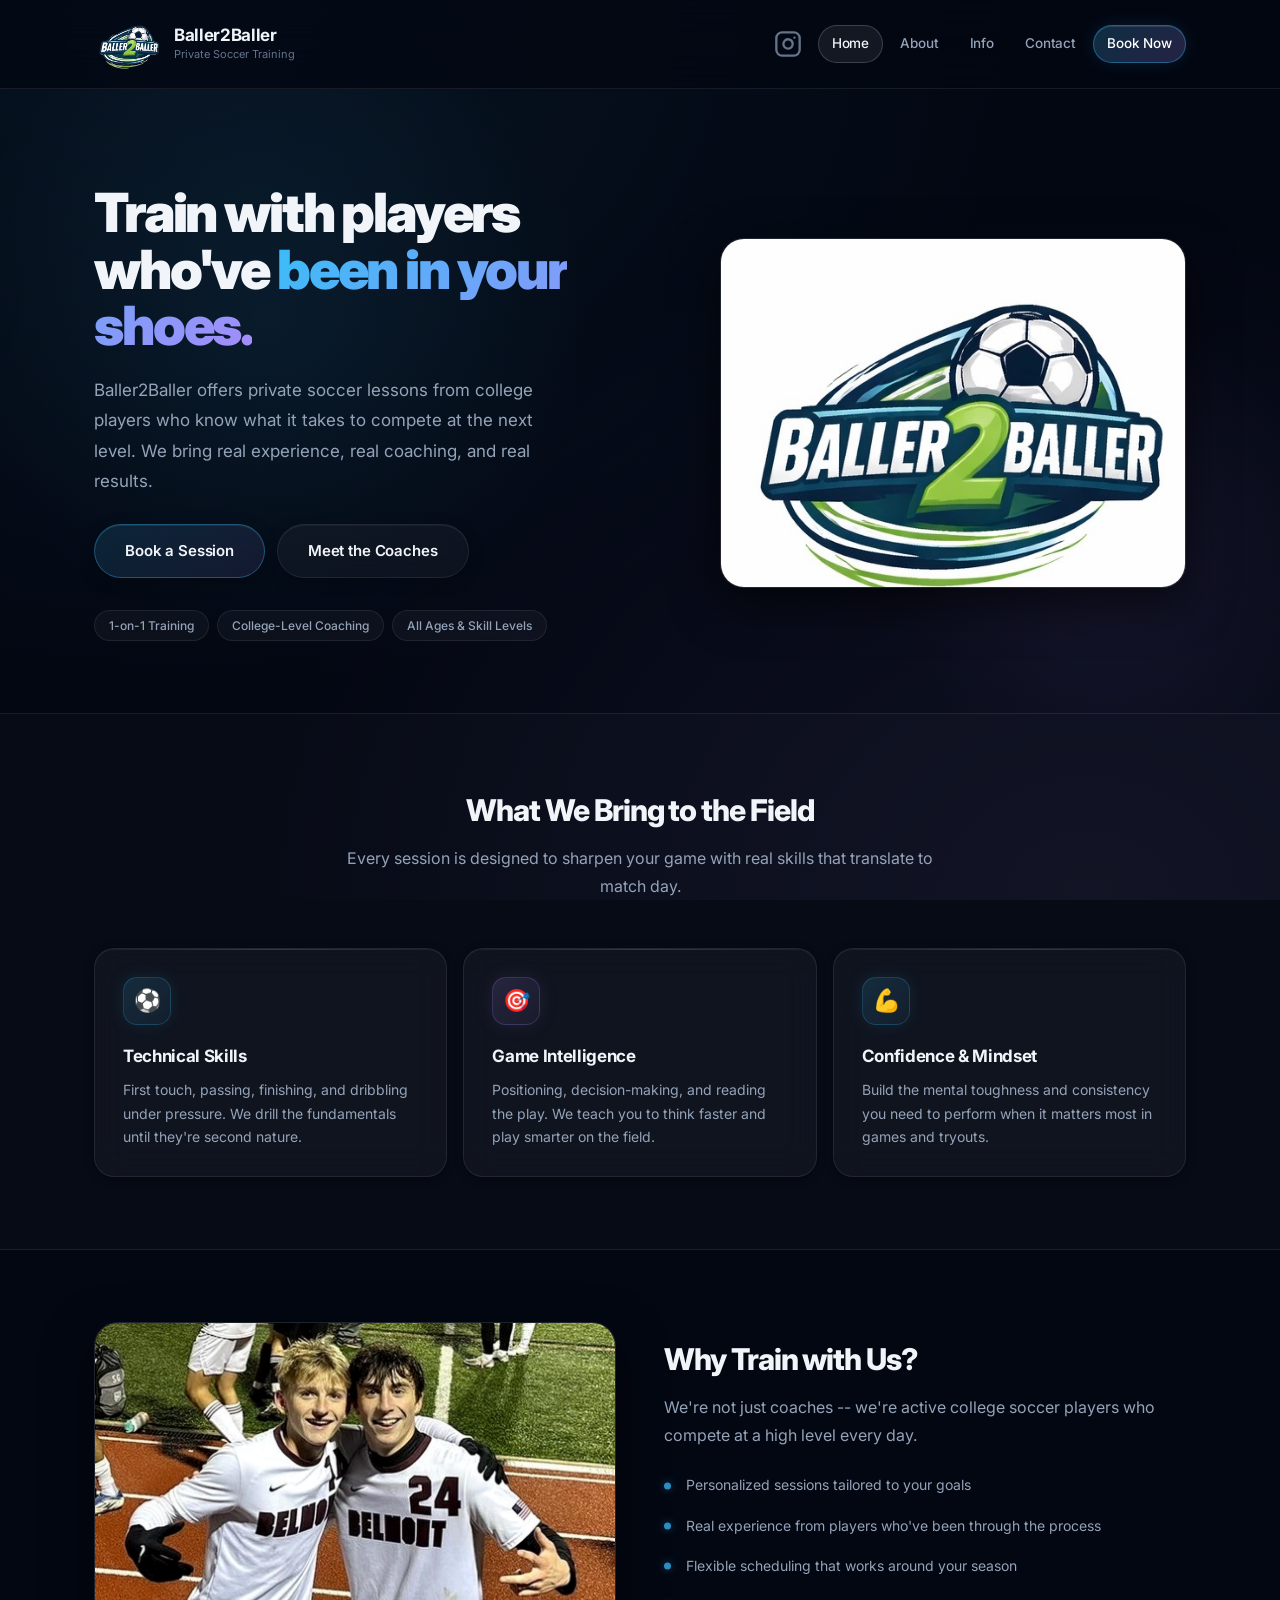
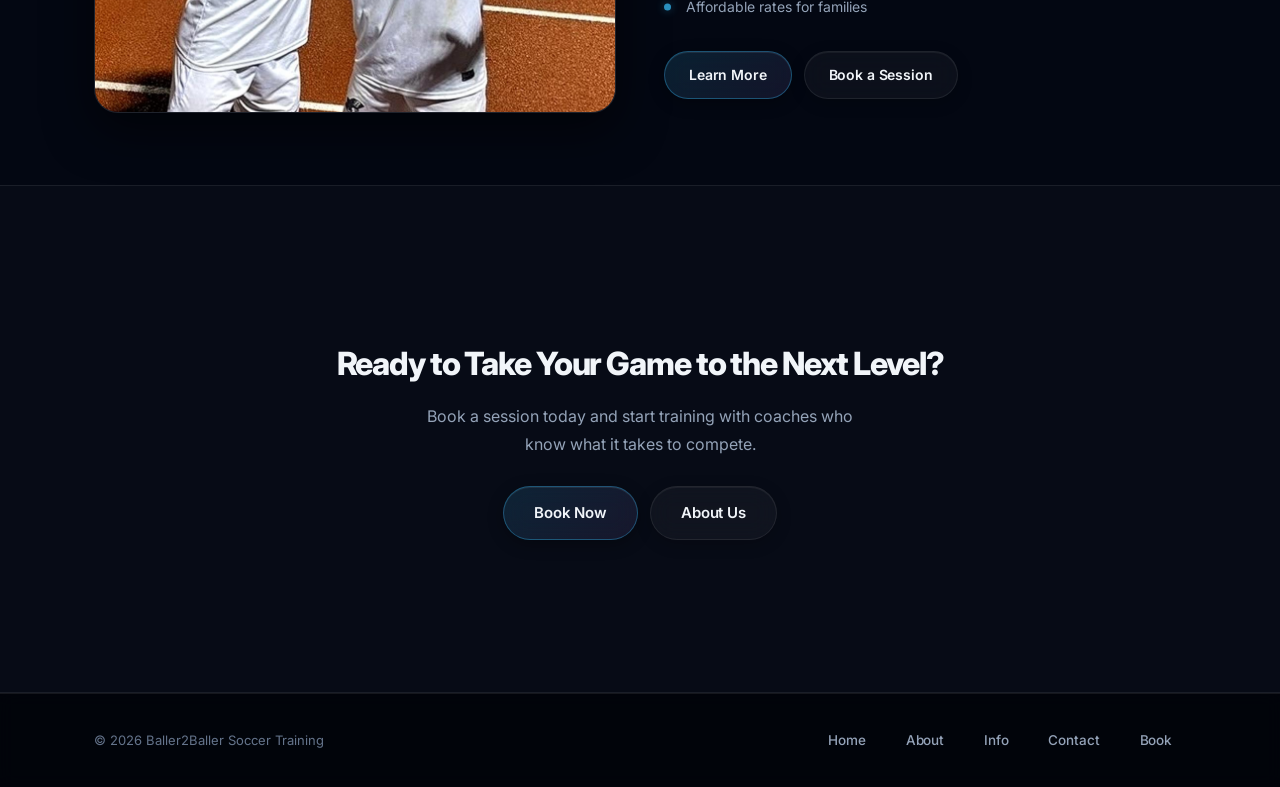
<file: index.html>
<!DOCTYPE html>
<html lang="en">
<head>
  <meta charset="UTF-8">
  <meta name="viewport" content="width=device-width, initial-scale=1.0">
  <title>Baller2Baller | Private Soccer Training</title>
  <link rel="preconnect" href="https://fonts.googleapis.com">
  <link rel="preconnect" href="https://fonts.gstatic.com" crossorigin>
  <link href="https://fonts.googleapis.com/css2?family=Inter:wght@400;500;600;700;800&display=swap" rel="stylesheet">
  <link rel="stylesheet" href="b2b-styles.css?v=5">
</head>
<body>

  <!-- Header -->
  <header class="site-header">
    <div class="container header-inner">
      <a href="b2b-home.html" class="brand">
        <img class="brand-logo-img" src="logo.png" alt="B2B Logo" style="width:68px;height:68px;max-width:68px;object-fit:contain;flex-shrink:0;">
        <div class="brand-text">
          <h1>Baller2Baller</h1>
          <p>Private Soccer Training</p>
        </div>
      </a>
      <button class="nav-toggle" id="navToggle" aria-label="Toggle menu">&#9776;</button>

      <nav class="nav" id="navMenu">
        <a href="https://www.instagram.com/baller2baller_soccertraining/" class="instagram-link" target="_blank" rel="noopener" aria-label="Instagram">
          <svg xmlns="http://www.w3.org/2000/svg" width="28" height="28" viewBox="0 0 24 24" fill="none" stroke="currentColor" stroke-width="2" stroke-linecap="round" stroke-linejoin="round">
            <rect x="2" y="2" width="20" height="20" rx="5" ry="5"/>
            <path d="M16 11.37A4 4 0 1 1 12.63 8 4 4 0 0 1 16 11.37z"/>
            <line x1="17.5" y1="6.5" x2="17.51" y2="6.5"/>
          </svg>
        </a>
        <a class="nav-link active" href="b2b-home.html">Home</a>
        <a class="nav-link" href="b2b-about.html">About</a>
        <a class="nav-link" href="b2b-info.html">Info</a>
        <a class="nav-link" href="b2b-contact.html">Contact</a>
        <a class="nav-link nav-cta" href="b2b-signup.html">Book Now</a>
      </nav>
    </div>
  </header>

  <main>
    <!-- Hero -->
    <section class="hero">
      <div class="container hero-grid">
        <div>
          <h2 class="hero-title">
            Train with players who've <span class="highlight">been in your shoes.</span>
          </h2>
          <p class="hero-text">
            Baller2Baller offers private soccer lessons from college players who know what it
            takes to compete at the next level. We bring real experience, real coaching, and
            real results.
          </p>

          <div class="hero-actions">
            <a class="btn btn-lg" href="b2b-signup.html">Book a Session</a>
            <a class="btn btn-ghost btn-lg" href="b2b-about.html">Meet the Coaches</a>
          </div>

          <div class="hero-badges">
            <span class="badge">1-on-1 Training</span>
            <span class="badge">College-Level Coaching</span>
            <span class="badge">All Ages & Skill Levels</span>
          </div>
        </div>

        <div class="image-frame">
          <img src="hero.jpg" alt="B2B Soccer Training session"
               style="object-fit: cover; object-position: center 30%;"
               onerror="this.style.display='none'; this.nextElementSibling.style.display='flex';">
          <div class="image-placeholder" style="display:none;">
            <div class="icon">&#9917;</div>
            <p>Add your hero image at<br><strong>hero.jpg</strong></p>
          </div>
        </div>
      </div>
    </section>

    <!-- What We Offer -->
    <section class="section section-alt">
      <div class="container">
        <div class="section-header">
          <h2 class="section-title">What We Bring to the Field</h2>
          <p class="section-subtitle">
            Every session is designed to sharpen your game with real skills that translate to match day.
          </p>
        </div>

        <div class="card-grid">
          <div class="card">
            <div class="card-icon">&#9917;</div>
            <h3>Technical Skills</h3>
            <p>First touch, passing, finishing, and dribbling under pressure. We drill the fundamentals until they're second nature.</p>
          </div>

          <div class="card">
            <div class="card-icon purple">&#127919;</div>
            <h3>Game Intelligence</h3>
            <p>Positioning, decision-making, and reading the play. We teach you to think faster and play smarter on the field.</p>
          </div>

          <div class="card">
            <div class="card-icon">&#128170;</div>
            <h3>Confidence & Mindset</h3>
            <p>Build the mental toughness and consistency you need to perform when it matters most in games and tryouts.</p>
          </div>
        </div>
      </div>
    </section>

    <!-- Why B2B -->
    <section class="section">
      <div class="container split">
        <div class="image-frame">
          <img src="training.jpg" alt="Training session"
               style="object-fit: cover; object-position: center top;"
               onerror="this.style.display='none'; this.nextElementSibling.style.display='flex';">
          <div class="image-placeholder" style="display:none;">
            <div class="icon">&#128247;</div>
            <p>Add a training photo at<br><strong>training.jpg</strong></p>
          </div>
        </div>

        <div>
          <h2 class="section-title">Why Train with Us?</h2>
          <p class="section-subtitle" style="margin-bottom: 16px;">
            We're not just coaches -- we're active college soccer players who compete at a high level every day.
          </p>
          <ul class="info-list">
            <li>Personalized sessions tailored to your goals</li>
            <li>Real experience from players who've been through the process</li>
            <li>Flexible scheduling that works around your season</li>
            <li>Affordable rates for families</li>
          </ul>
          <div class="row" style="margin-top: 24px;">
            <a class="btn" href="b2b-info.html">Learn More</a>
            <a class="btn btn-ghost" href="b2b-signup.html">Book a Session</a>
          </div>
        </div>
      </div>
    </section>

    <!-- CTA -->
    <section class="section section-alt">
      <div class="cta-block">
        <h3>Ready to Take Your Game to the Next Level?</h3>
        <p>Book a session today and start training with coaches who know what it takes to compete.</p>
        <div class="btn-row">
          <a class="btn btn-lg" href="b2b-signup.html">Book Now</a>
          <a class="btn btn-ghost btn-lg" href="b2b-about.html">About Us</a>
        </div>
      </div>
    </section>
  </main>

  <!-- Footer -->
  <footer class="site-footer">
    <div class="container footer-inner">
      <p>&copy; 2026 Baller2Baller Soccer Training</p>
      <div class="row gap-sm">
        <a class="nav-link" href="b2b-home.html">Home</a>
        <a class="nav-link" href="b2b-about.html">About</a>
        <a class="nav-link" href="b2b-info.html">Info</a>
        <a class="nav-link" href="b2b-contact.html">Contact</a>
        <a class="nav-link" href="b2b-signup.html">Book</a>
      </div>
    </div>
  </footer>

  <script src="b2b-script.js"></script>
</body>
</html>
</file>
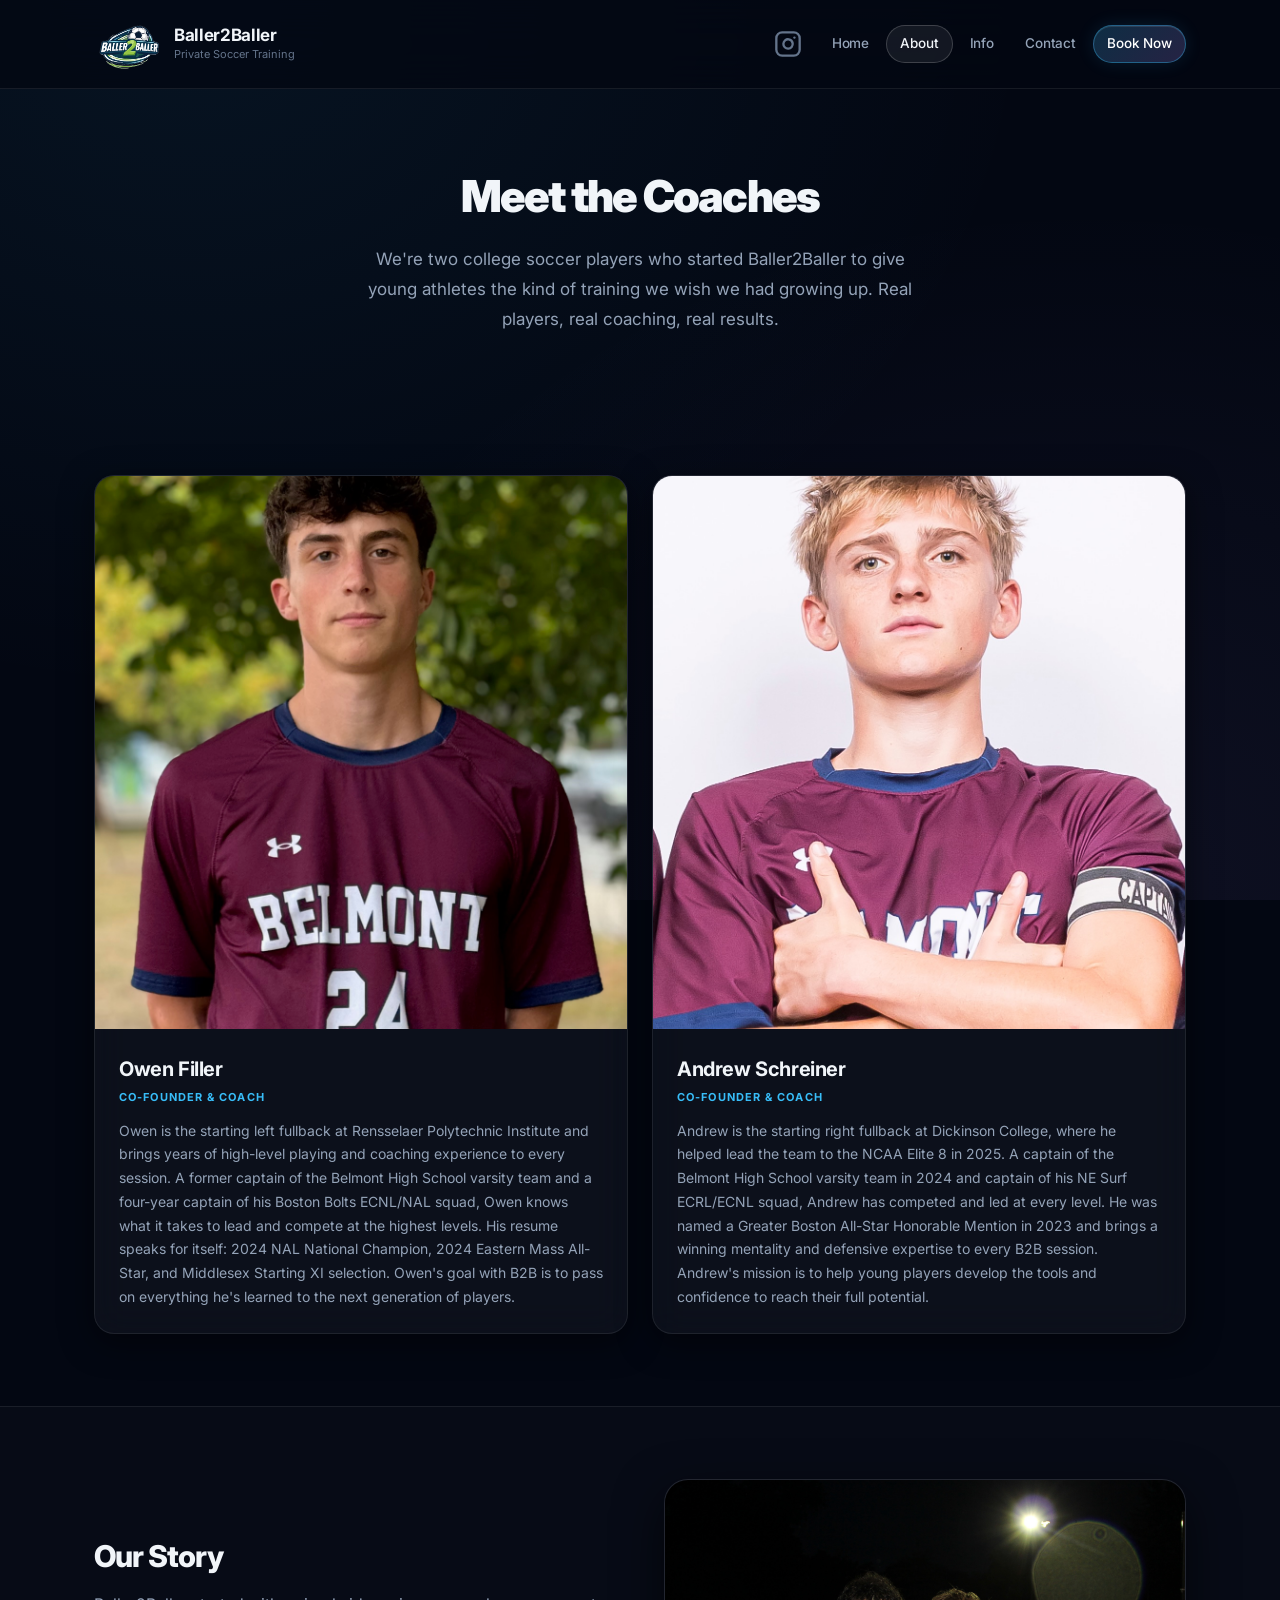
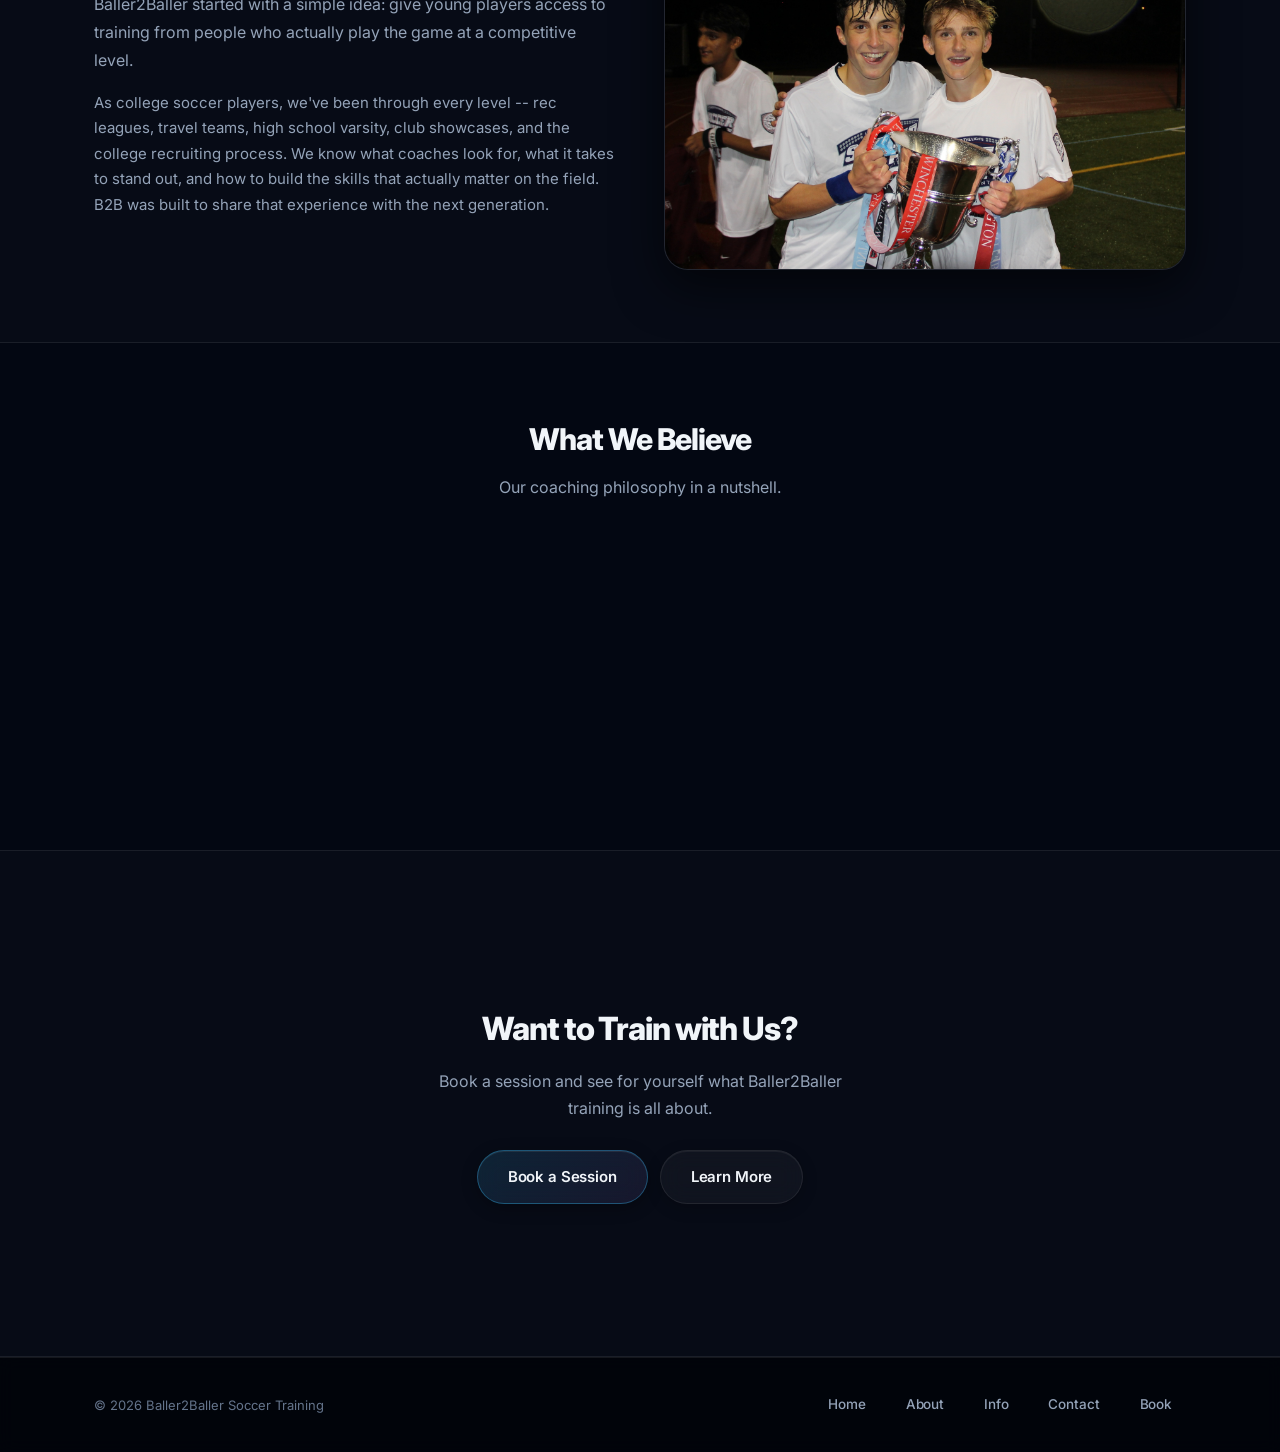
<file: b2b-about.html>
<!DOCTYPE html>
<html lang="en">
<head>
  <meta charset="UTF-8">
  <meta name="viewport" content="width=device-width, initial-scale=1.0">
  <title>About | Baller2Baller</title>
  <link rel="preconnect" href="https://fonts.googleapis.com">
  <link rel="preconnect" href="https://fonts.gstatic.com" crossorigin>
  <link href="https://fonts.googleapis.com/css2?family=Inter:wght@400;500;600;700;800&display=swap" rel="stylesheet">
  <link rel="stylesheet" href="b2b-styles.css?v=5">
</head>
<body>

  <!-- Header -->
  <header class="site-header">
    <div class="container header-inner">
      <a href="b2b-home.html" class="brand">
        <img class="brand-logo-img" src="logo.png" alt="B2B Logo" style="width:68px;height:68px;max-width:68px;object-fit:contain;flex-shrink:0;">
        <div class="brand-text">
          <h1>Baller2Baller</h1>
          <p>Private Soccer Training</p>
        </div>
      </a>
      <button class="nav-toggle" id="navToggle" aria-label="Toggle menu">&#9776;</button>

      <nav class="nav" id="navMenu">
        <a href="https://www.instagram.com/baller2baller_soccertraining/" class="instagram-link" target="_blank" rel="noopener" aria-label="Instagram">
          <svg xmlns="http://www.w3.org/2000/svg" width="28" height="28" viewBox="0 0 24 24" fill="none" stroke="currentColor" stroke-width="2" stroke-linecap="round" stroke-linejoin="round">
            <rect x="2" y="2" width="20" height="20" rx="5" ry="5"/>
            <path d="M16 11.37A4 4 0 1 1 12.63 8 4 4 0 0 1 16 11.37z"/>
            <line x1="17.5" y1="6.5" x2="17.51" y2="6.5"/>
          </svg>
        </a>
        <a class="nav-link" href="b2b-home.html">Home</a>
        <a class="nav-link active" href="b2b-about.html">About</a>
        <a class="nav-link" href="b2b-info.html">Info</a>
        <a class="nav-link" href="b2b-contact.html">Contact</a>
        <a class="nav-link nav-cta" href="b2b-signup.html">Book Now</a>
      </nav>
    </div>
  </header>

  <main>
    <!-- Page Hero -->
    <section class="page-hero">
      <h2>Meet the Coaches</h2>
      <p>
        We're two college soccer players who started Baller2Baller to give young athletes the kind
        of training we wish we had growing up. Real players, real coaching, real results.
      </p>
    </section>

    <!-- Coach Profiles -->
    <section class="section">
      <div class="container">
        <div class="coaches-grid">

          <!-- Coach 1: You -->
          <div class="coach-card">
            <div class="coach-image">
              <img src="coach-owen.jpg" alt="Owen - Coach & Co-Founder"
                   style="object-position: center 5%; transform: scale(1.35);"
                   onerror="this.style.display='none'; this.nextElementSibling.style.display='flex';">
              <div class="image-placeholder" style="display:none;">
                <div class="icon">&#128247;</div>
                <p>Add your photo at<br><strong>coach-owen.jpg</strong></p>
              </div>
            </div>
            <div class="coach-info">
              <h3>Owen Filler</h3>
              <div class="coach-role">Co-Founder & Coach</div>
              <p class="coach-bio">
                Owen is the starting left fullback at Rensselaer Polytechnic Institute and brings
                years of high-level playing and coaching experience to every session. A former
                captain of the Belmont High School varsity team and a four-year captain of his
                Boston Bolts ECNL/NAL squad, Owen knows what it takes to lead and compete at
                the highest levels. His resume speaks for itself: 2024 NAL National Champion,
                2024 Eastern Mass All-Star, and Middlesex Starting XI selection. Owen's goal
                with B2B is to pass on everything he's learned to the next generation of players.
              </p>
            </div>
          </div>

          <!-- Coach 2: Andrew -->
          <div class="coach-card">
            <div class="coach-image">
              <img src="coach-andrew.jpg" alt="Andrew - Coach & Co-Founder"
                   style="object-position: center 5%;"
                   onerror="this.style.display='none'; this.nextElementSibling.style.display='flex';">
              <div class="image-placeholder" style="display:none;">
                <div class="icon">&#128247;</div>
                <p>Add Andrew's photo at<br><strong>coach-andrew.jpg</strong></p>
              </div>
            </div>
            <div class="coach-info">
              <h3>Andrew Schreiner</h3>
              <div class="coach-role">Co-Founder & Coach</div>
              <p class="coach-bio">
                Andrew is the starting right fullback at Dickinson College, where he helped lead
                the team to the NCAA Elite 8 in 2025. A captain of the Belmont High School
                varsity team in 2024 and captain of his NE Surf ECRL/ECNL squad, Andrew has
                competed and led at every level. He was named a Greater Boston All-Star
                Honorable Mention in 2023 and brings a winning mentality and defensive
                expertise to every B2B session. Andrew's mission is to help young players
                develop the tools and confidence to reach their full potential.
              </p>
            </div>
          </div>

        </div>
      </div>
    </section>

    <!-- Our Story -->
    <section class="section section-alt">
      <div class="container split">
        <div>
          <h2 class="section-title">Our Story</h2>
          <p class="section-subtitle" style="margin-bottom: 16px;">
            Baller2Baller started with a simple idea: give young players access to training
            from people who actually play the game at a competitive level.
          </p>
          <p style="color: var(--text-secondary); font-size: 15px; line-height: 1.7;">
            As college soccer players, we've been through every level -- rec leagues, travel
            teams, high school varsity, club showcases, and the college recruiting process.
            We know what coaches look for, what it takes to stand out, and how to build the
            skills that actually matter on the field. B2B was built to share that experience
            with the next generation.
          </p>
        </div>

        <div class="image-frame">
          <img src="coaches.jpg?v=2" alt="Owen and Andrew" style="width:100%;height:100%;object-fit:cover;object-position:35% 25%;transform:scale(1.4);">
        </div>
      </div>
    </section>

    <!-- What We Believe -->
    <section class="section">
      <div class="container">
        <div class="section-header">
          <h2 class="section-title">What We Believe</h2>
          <p class="section-subtitle">Our coaching philosophy in a nutshell.</p>
        </div>

        <div class="card-grid">
          <div class="card">
            <div class="card-icon">&#127942;</div>
            <h3>Reps Build Players</h3>
            <p>There's no shortcut. Consistent, focused repetitions in training are what separate good players from great ones.</p>
          </div>

          <div class="card">
            <div class="card-icon purple">&#129504;</div>
            <h3>Play Smarter</h3>
            <p>Technique is important, but understanding the game -- when to play fast, when to slow down -- is what makes the difference.</p>
          </div>

          <div class="card">
            <div class="card-icon">&#128293;</div>
            <h3>Have Fun</h3>
            <p>At the end of the day, soccer is a game. We keep training competitive, engaging, and something players actually look forward to.</p>
          </div>
        </div>
      </div>
    </section>

    <!-- CTA -->
    <section class="section section-alt">
      <div class="cta-block">
        <h3>Want to Train with Us?</h3>
        <p>Book a session and see for yourself what Baller2Baller training is all about.</p>
        <div class="btn-row">
          <a class="btn btn-lg" href="b2b-signup.html">Book a Session</a>
          <a class="btn btn-ghost btn-lg" href="b2b-info.html">Learn More</a>
        </div>
      </div>
    </section>
  </main>

  <!-- Footer -->
  <footer class="site-footer">
    <div class="container footer-inner">
      <p>&copy; 2026 Baller2Baller Soccer Training</p>
      <div class="row gap-sm">
        <a class="nav-link" href="b2b-home.html">Home</a>
        <a class="nav-link" href="b2b-about.html">About</a>
        <a class="nav-link" href="b2b-info.html">Info</a>
        <a class="nav-link" href="b2b-contact.html">Contact</a>
        <a class="nav-link" href="b2b-signup.html">Book</a>
      </div>
    </div>
  </footer>

  <script src="b2b-script.js"></script>
</body>
</html>
</file>
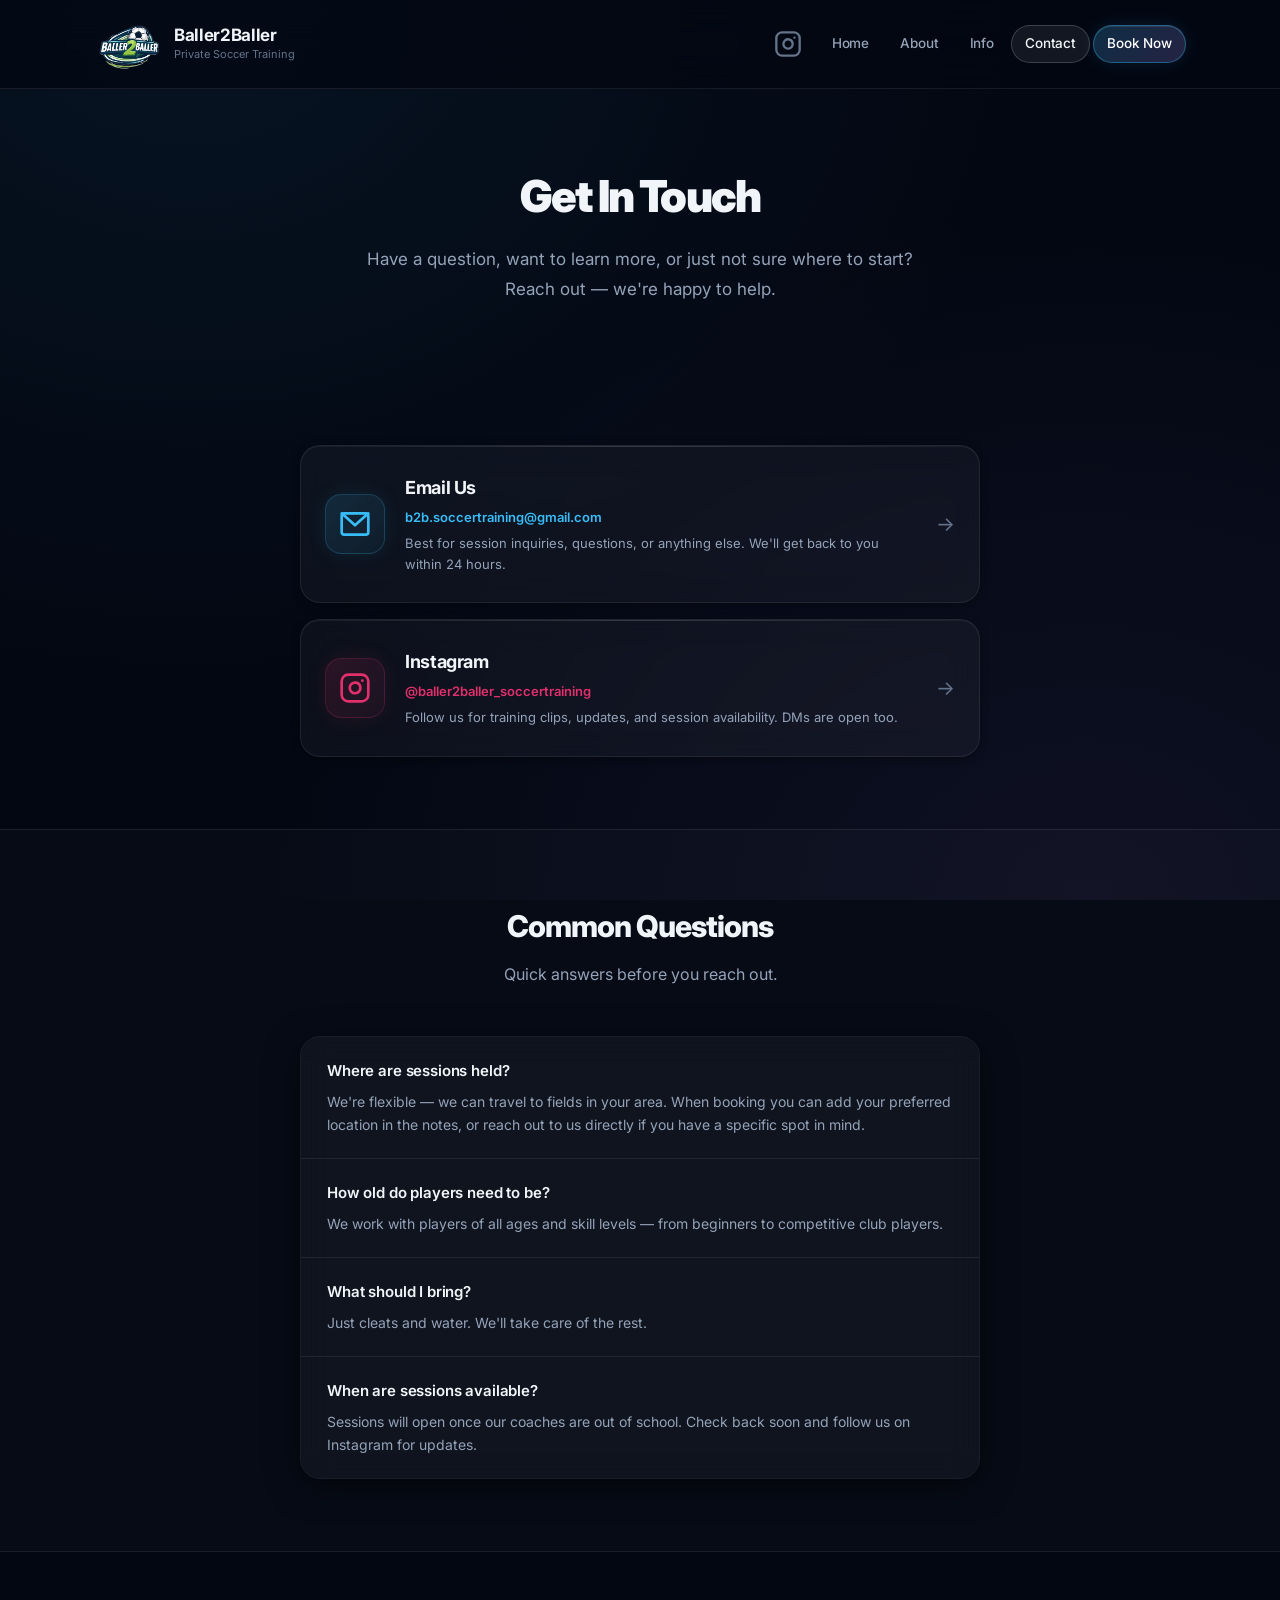
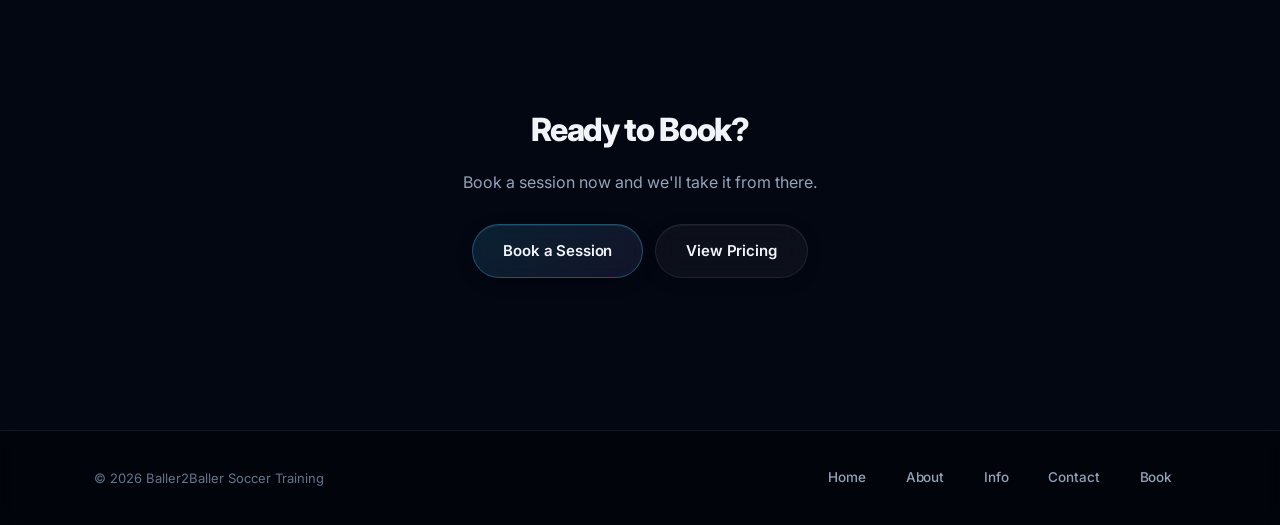
<file: b2b-contact.html>
<!DOCTYPE html>
<html lang="en">
<head>
  <meta charset="UTF-8">
  <meta name="viewport" content="width=device-width, initial-scale=1.0">
  <title>Contact | Baller2Baller</title>
  <link rel="preconnect" href="https://fonts.googleapis.com">
  <link rel="preconnect" href="https://fonts.gstatic.com" crossorigin>
  <link href="https://fonts.googleapis.com/css2?family=Inter:wght@400;500;600;700;800&display=swap" rel="stylesheet">
  <link rel="stylesheet" href="b2b-styles.css?v=5">
</head>
<body>

  <!-- Header -->
  <header class="site-header">
    <div class="container header-inner">
      <a href="b2b-home.html" class="brand">
        <img class="brand-logo-img" src="logo.png" alt="B2B Logo" style="width:68px;height:68px;max-width:68px;object-fit:contain;flex-shrink:0;">
        <div class="brand-text">
          <h1>Baller2Baller</h1>
          <p>Private Soccer Training</p>
        </div>
      </a>
      <button class="nav-toggle" id="navToggle" aria-label="Toggle menu">&#9776;</button>

      <nav class="nav" id="navMenu">
        <a href="https://www.instagram.com/baller2baller_soccertraining/" class="instagram-link" target="_blank" rel="noopener" aria-label="Instagram">
          <svg xmlns="http://www.w3.org/2000/svg" width="28" height="28" viewBox="0 0 24 24" fill="none" stroke="currentColor" stroke-width="2" stroke-linecap="round" stroke-linejoin="round">
            <rect x="2" y="2" width="20" height="20" rx="5" ry="5"/>
            <path d="M16 11.37A4 4 0 1 1 12.63 8 4 4 0 0 1 16 11.37z"/>
            <line x1="17.5" y1="6.5" x2="17.51" y2="6.5"/>
          </svg>
        </a>
        <a class="nav-link" href="b2b-home.html">Home</a>
        <a class="nav-link" href="b2b-about.html">About</a>
        <a class="nav-link" href="b2b-info.html">Info</a>
        <a class="nav-link active" href="b2b-contact.html">Contact</a>
        <a class="nav-link nav-cta" href="b2b-signup.html">Book Now</a>
      </nav>
    </div>
  </header>

  <main>
    <!-- Page Hero -->
    <section class="page-hero">
      <h2>Get In Touch</h2>
      <p>Have a question, want to learn more, or just not sure where to start? Reach out — we're happy to help.</p>
    </section>

    <!-- Contact Cards -->
    <section class="section">
      <div class="container">
        <div class="contact-grid">

          <!-- Email -->
          <a class="contact-card" href="mailto:b2b.soccertraining@gmail.com">
            <div class="contact-card-icon">
              <svg xmlns="http://www.w3.org/2000/svg" width="32" height="32" viewBox="0 0 24 24" fill="none" stroke="currentColor" stroke-width="2" stroke-linecap="round" stroke-linejoin="round">
                <rect x="2" y="4" width="20" height="16" rx="2"/>
                <polyline points="2,4 12,13 22,4"/>
              </svg>
            </div>
            <div class="contact-card-content">
              <h3>Email Us</h3>
              <p class="contact-card-handle">b2b.soccertraining@gmail.com</p>
              <p class="contact-card-note">Best for session inquiries, questions, or anything else. We'll get back to you within 24 hours.</p>
            </div>
            <div class="contact-card-arrow">→</div>
          </a>

          <!-- Instagram -->
          <a class="contact-card" href="https://www.instagram.com/baller2baller_soccertraining/" target="_blank" rel="noopener">
            <div class="contact-card-icon instagram">
              <svg xmlns="http://www.w3.org/2000/svg" width="32" height="32" viewBox="0 0 24 24" fill="none" stroke="currentColor" stroke-width="2" stroke-linecap="round" stroke-linejoin="round">
                <rect x="2" y="2" width="20" height="20" rx="5" ry="5"/>
                <path d="M16 11.37A4 4 0 1 1 12.63 8 4 4 0 0 1 16 11.37z"/>
                <line x1="17.5" y1="6.5" x2="17.51" y2="6.5"/>
              </svg>
            </div>
            <div class="contact-card-content">
              <h3>Instagram</h3>
              <p class="contact-card-handle">@baller2baller_soccertraining</p>
              <p class="contact-card-note">Follow us for training clips, updates, and session availability. DMs are open too.</p>
            </div>
            <div class="contact-card-arrow">→</div>
          </a>

        </div>
      </div>
    </section>

    <!-- FAQ -->
    <section class="section section-alt">
      <div class="container">
        <div class="section-header">
          <h2 class="section-title">Common Questions</h2>
          <p class="section-subtitle">Quick answers before you reach out.</p>
        </div>
        <div class="faq-list">
          <div class="faq-item">
            <h4>Where are sessions held?</h4>
            <p>We're flexible — we can travel to fields in your area. When booking you can add your preferred location in the notes, or reach out to us directly if you have a specific spot in mind.</p>
          </div>
          <div class="faq-item">
            <h4>How old do players need to be?</h4>
            <p>We work with players of all ages and skill levels — from beginners to competitive club players.</p>
          </div>
          <div class="faq-item">
            <h4>What should I bring?</h4>
            <p>Just cleats and water. We'll take care of the rest.</p>
          </div>
          <div class="faq-item">
            <h4>When are sessions available?</h4>
            <p>Sessions will open once our coaches are out of school. Check back soon and follow us on Instagram for updates.</p>
          </div>
        </div>
      </div>
    </section>

    <!-- CTA -->
    <section class="section">
      <div class="cta-block">
        <h3>Ready to Book?</h3>
        <p>Book a session now and we'll take it from there.</p>
        <div class="btn-row">
          <a class="btn btn-lg" href="b2b-signup.html">Book a Session</a>
          <a class="btn btn-ghost btn-lg" href="b2b-info.html">View Pricing</a>
        </div>
      </div>
    </section>
  </main>

  <!-- Footer -->
  <footer class="site-footer">
    <div class="container footer-inner">
      <p>&copy; 2026 Baller2Baller Soccer Training</p>
      <div class="row gap-sm">
        <a class="nav-link" href="b2b-home.html">Home</a>
        <a class="nav-link" href="b2b-about.html">About</a>
        <a class="nav-link" href="b2b-info.html">Info</a>
        <a class="nav-link" href="b2b-contact.html">Contact</a>
        <a class="nav-link" href="b2b-signup.html">Book</a>
      </div>
    </div>
  </footer>

  <script src="b2b-script.js"></script>
</body>
</html>
</file>
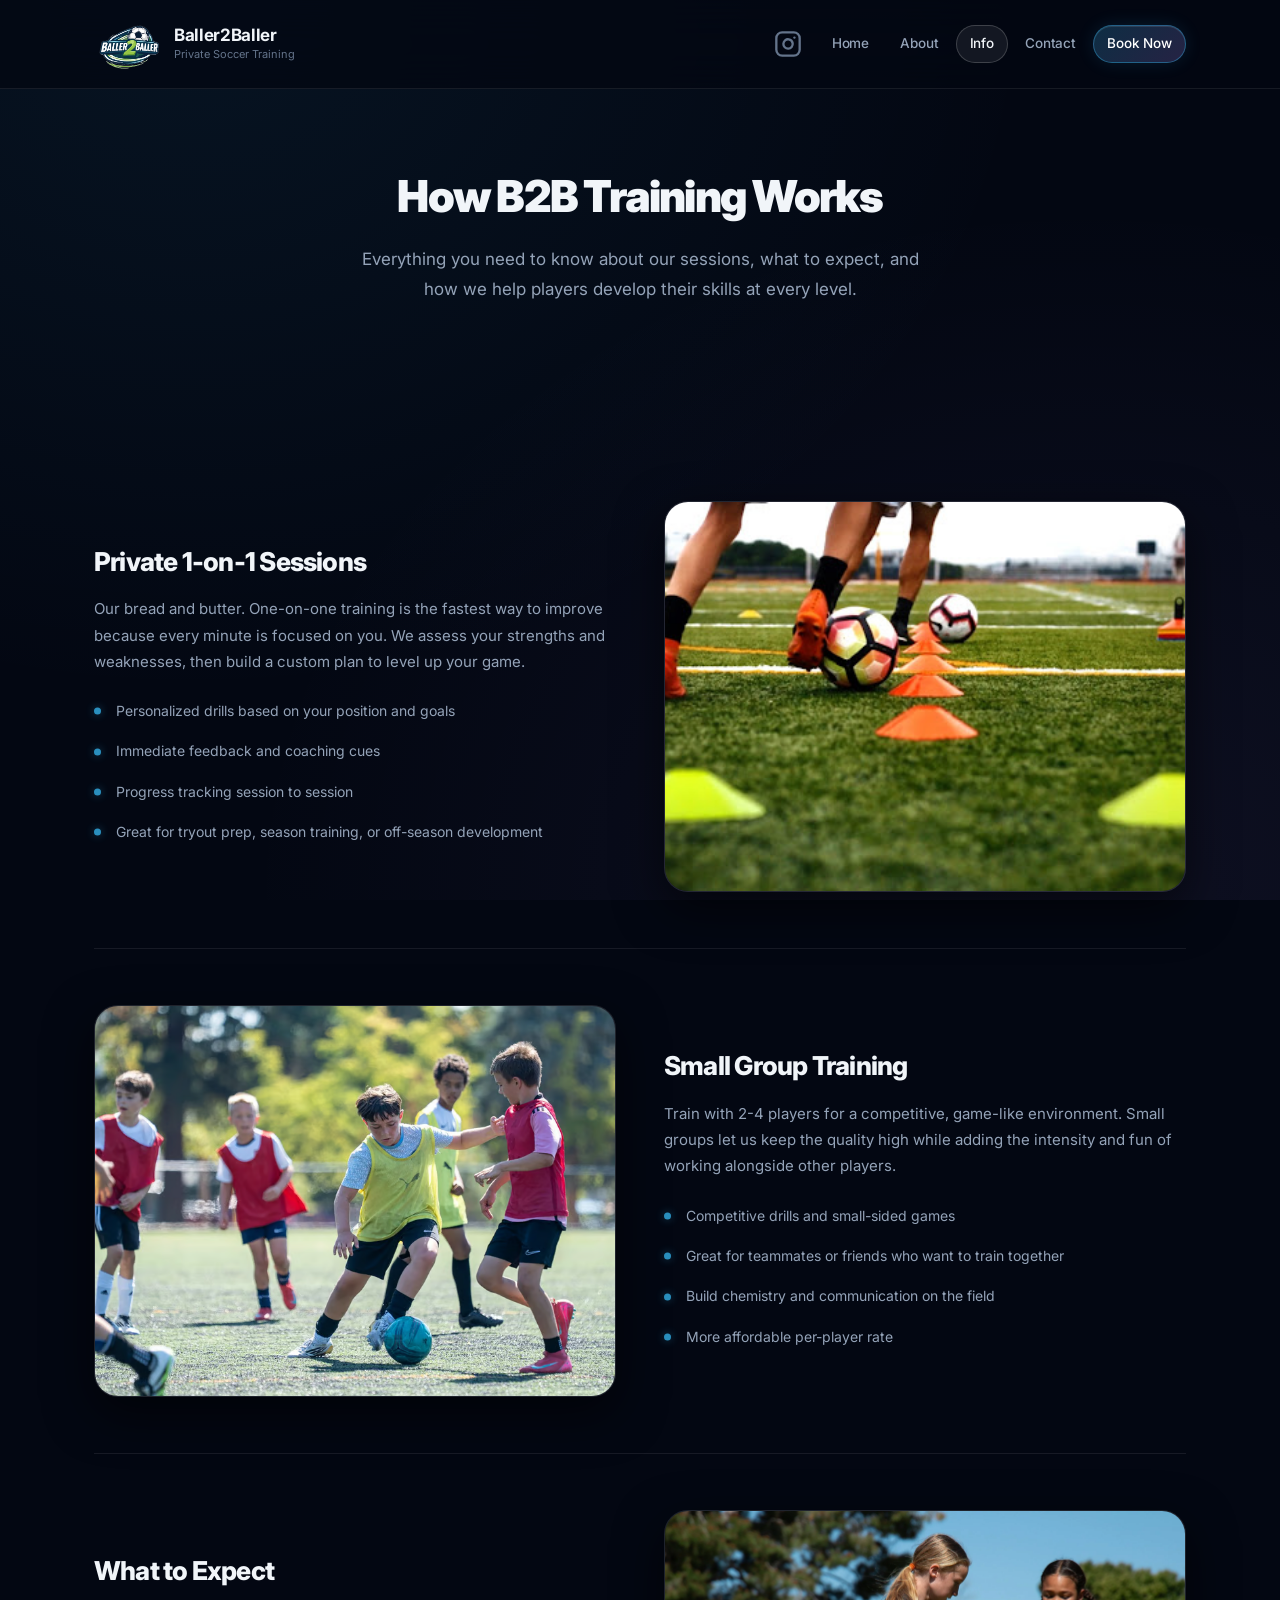
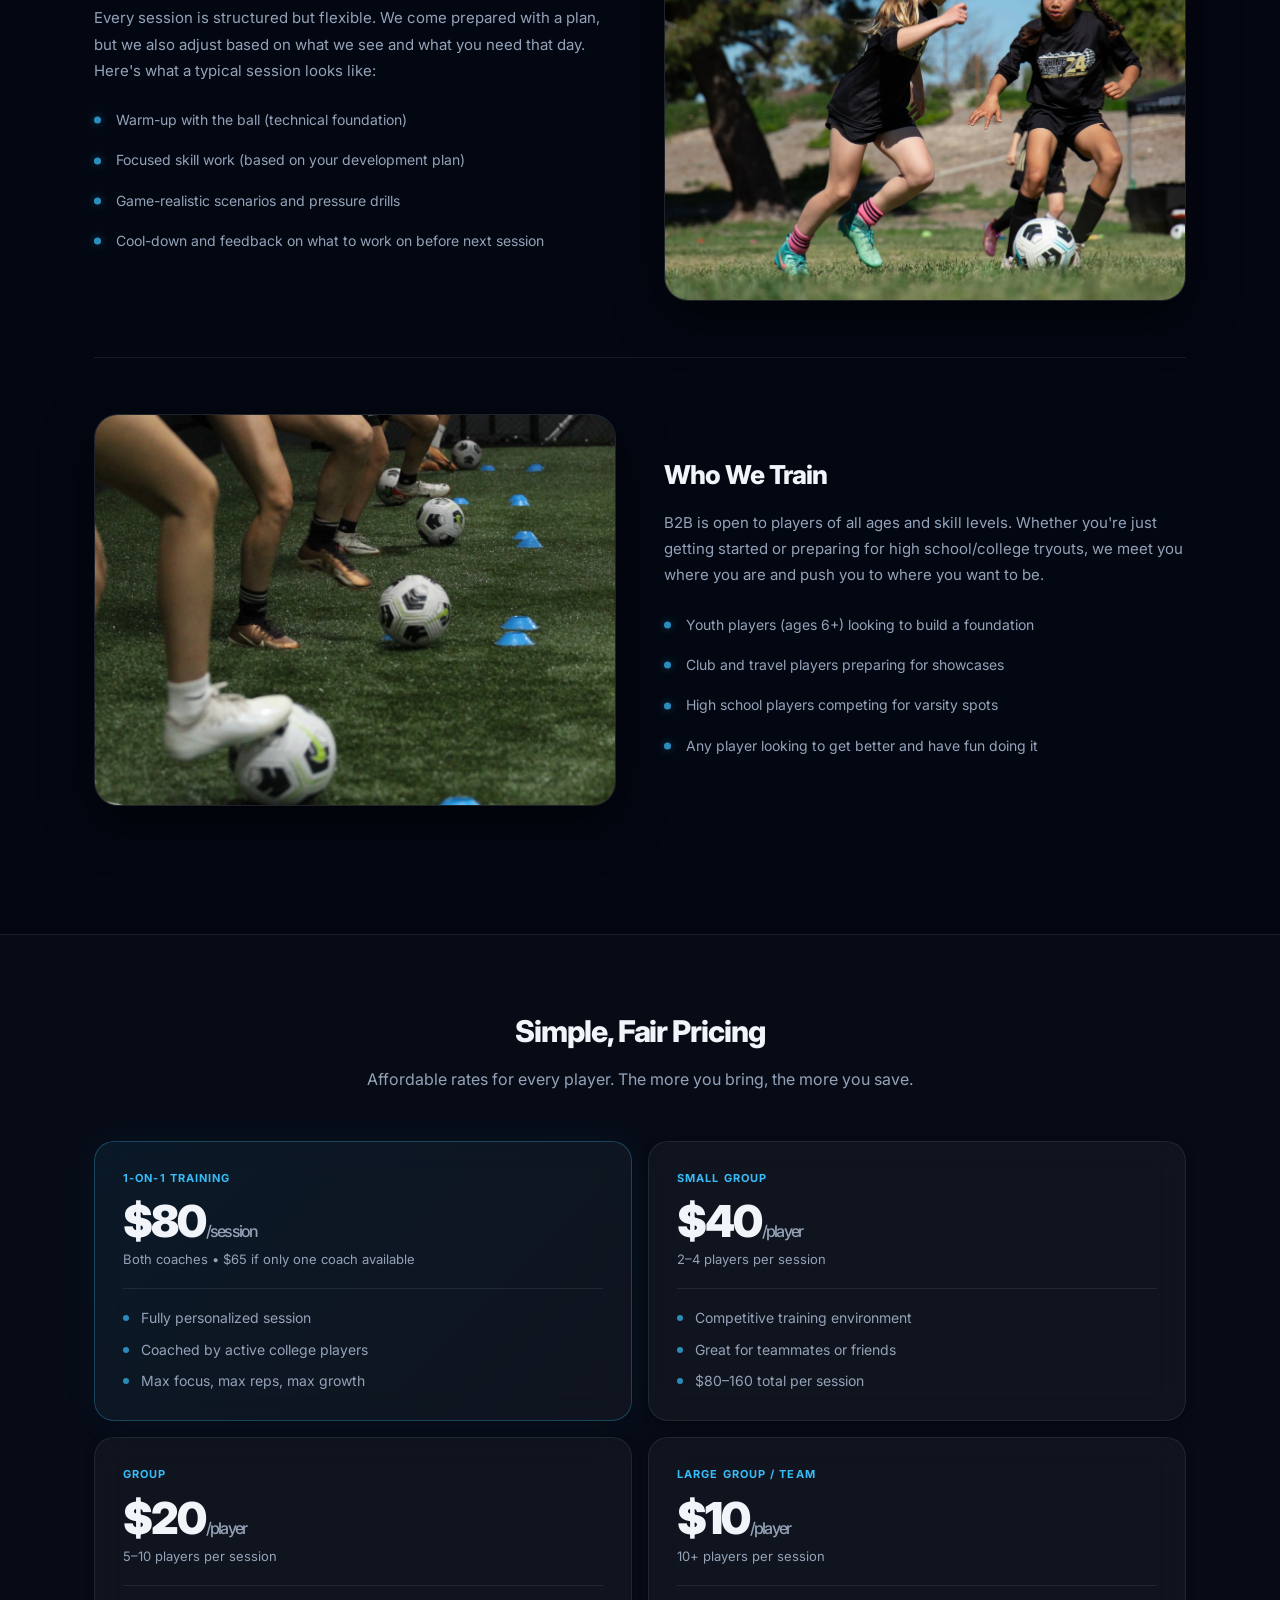
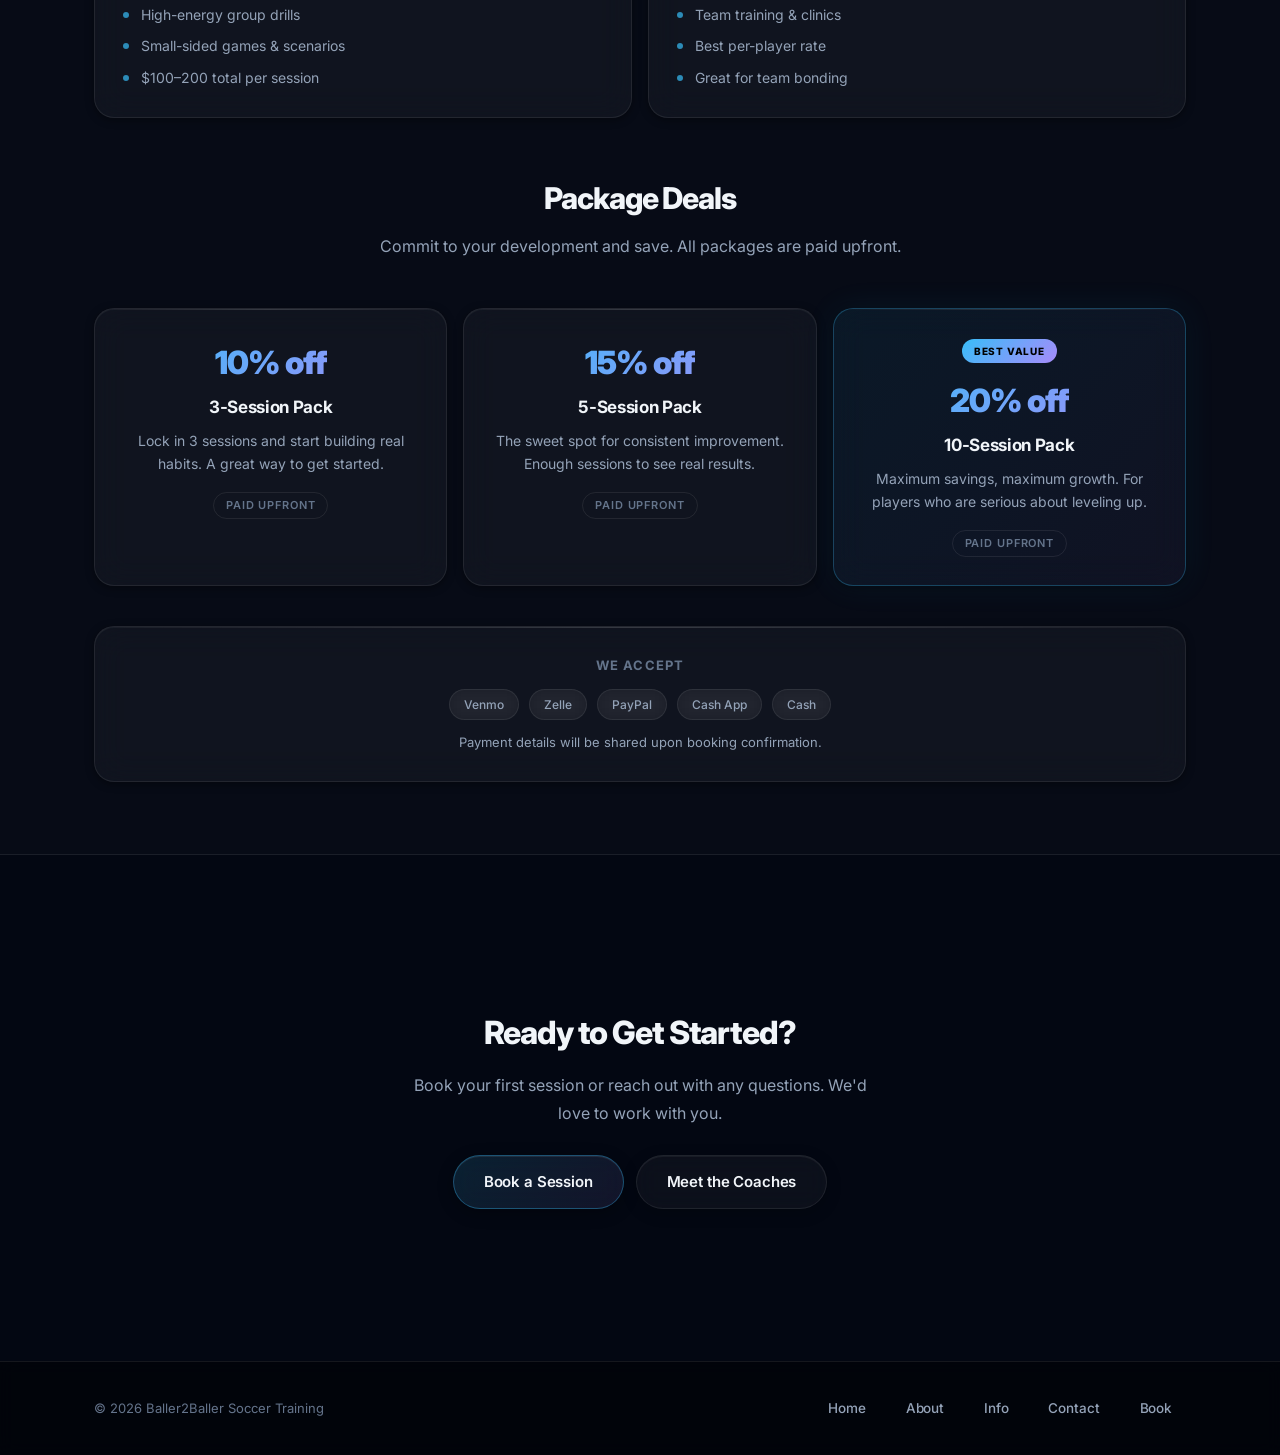
<file: b2b-info.html>
<!DOCTYPE html>
<html lang="en">
<head>
  <meta charset="UTF-8">
  <meta name="viewport" content="width=device-width, initial-scale=1.0">
  <title>Info | Baller2Baller</title>
  <link rel="preconnect" href="https://fonts.googleapis.com">
  <link rel="preconnect" href="https://fonts.gstatic.com" crossorigin>
  <link href="https://fonts.googleapis.com/css2?family=Inter:wght@400;500;600;700;800&display=swap" rel="stylesheet">
  <link rel="stylesheet" href="b2b-styles.css?v=5">
</head>
<body>

  <!-- Header -->
  <header class="site-header">
    <div class="container header-inner">
      <a href="b2b-home.html" class="brand">
        <img class="brand-logo-img" src="logo.png" alt="B2B Logo" style="width:68px;height:68px;max-width:68px;object-fit:contain;flex-shrink:0;">
        <div class="brand-text">
          <h1>Baller2Baller</h1>
          <p>Private Soccer Training</p>
        </div>
      </a>
      <button class="nav-toggle" id="navToggle" aria-label="Toggle menu">&#9776;</button>

      <nav class="nav" id="navMenu">
        <a href="https://www.instagram.com/baller2baller_soccertraining/" class="instagram-link" target="_blank" rel="noopener" aria-label="Instagram">
          <svg xmlns="http://www.w3.org/2000/svg" width="28" height="28" viewBox="0 0 24 24" fill="none" stroke="currentColor" stroke-width="2" stroke-linecap="round" stroke-linejoin="round">
            <rect x="2" y="2" width="20" height="20" rx="5" ry="5"/>
            <path d="M16 11.37A4 4 0 1 1 12.63 8 4 4 0 0 1 16 11.37z"/>
            <line x1="17.5" y1="6.5" x2="17.51" y2="6.5"/>
          </svg>
        </a>
        <a class="nav-link" href="b2b-home.html">Home</a>
        <a class="nav-link" href="b2b-about.html">About</a>
        <a class="nav-link active" href="b2b-info.html">Info</a>
        <a class="nav-link" href="b2b-contact.html">Contact</a>
        <a class="nav-link nav-cta" href="b2b-signup.html">Book Now</a>
      </nav>
    </div>
  </header>

  <main>
    <!-- Page Hero -->
    <section class="page-hero">
      <h2>How B2B Training Works</h2>
      <p>
        Everything you need to know about our sessions, what to expect, and how we help players
        develop their skills at every level.
      </p>
    </section>

    <!-- Info Blocks -->
    <section class="section">
      <div class="container">

        <!-- Block 1: What We Offer -->
        <div class="info-block">
          <div class="info-content">
            <h3>Private 1-on-1 Sessions</h3>
            <p>
              Our bread and butter. One-on-one training is the fastest way to improve because every
              minute is focused on you. We assess your strengths and weaknesses, then build a custom
              plan to level up your game.
            </p>
            <ul class="info-list">
              <li>Personalized drills based on your position and goals</li>
              <li>Immediate feedback and coaching cues</li>
              <li>Progress tracking session to session</li>
              <li>Great for tryout prep, season training, or off-season development</li>
            </ul>
          </div>
          <div class="image-frame">
            <img src="info-private.jpg" alt="Private training session"
                 onerror="this.style.display='none'; this.nextElementSibling.style.display='flex';">
            <div class="image-placeholder" style="display:none;">
              <div class="icon">&#128100;</div>
              <p>Add a 1-on-1 training photo at<br><strong>info-private.jpg</strong></p>
            </div>
          </div>
        </div>

        <!-- Block 2: Small Group -->
        <div class="info-block reverse">
          <div class="info-content">
            <h3>Small Group Training</h3>
            <p>
              Train with 2-4 players for a competitive, game-like environment. Small groups let us
              keep the quality high while adding the intensity and fun of working alongside other
              players.
            </p>
            <ul class="info-list">
              <li>Competitive drills and small-sided games</li>
              <li>Great for teammates or friends who want to train together</li>
              <li>Build chemistry and communication on the field</li>
              <li>More affordable per-player rate</li>
            </ul>
          </div>
          <div class="image-frame">
            <img src="info-group.jpg" alt="Small group training"
                 onerror="this.style.display='none'; this.nextElementSibling.style.display='flex';">
            <div class="image-placeholder" style="display:none;">
              <div class="icon">&#128101;</div>
              <p>Add a group training photo at<br><strong>info-group.jpg</strong></p>
            </div>
          </div>
        </div>

        <!-- Block 3: What to Expect -->
        <div class="info-block">
          <div class="info-content">
            <h3>What to Expect</h3>
            <p>
              Every session is structured but flexible. We come prepared with a plan, but we also
              adjust based on what we see and what you need that day. Here's what a typical session
              looks like:
            </p>
            <ul class="info-list">
              <li>Warm-up with the ball (technical foundation)</li>
              <li>Focused skill work (based on your development plan)</li>
              <li>Game-realistic scenarios and pressure drills</li>
              <li>Cool-down and feedback on what to work on before next session</li>
            </ul>
          </div>
          <div class="image-frame">
            <img src="info-session.jpg" alt="Training session in action"
                 onerror="this.style.display='none'; this.nextElementSibling.style.display='flex';">
            <div class="image-placeholder" style="display:none;">
              <div class="icon">&#128203;</div>
              <p>Add a session photo at<br><strong>info-session.jpg</strong></p>
            </div>
          </div>
        </div>

        <!-- Block 4: Who We Train -->
        <div class="info-block reverse">
          <div class="info-content">
            <h3>Who We Train</h3>
            <p>
              B2B is open to players of all ages and skill levels. Whether you're just getting started
              or preparing for high school/college tryouts, we meet you where you are and push you
              to where you want to be.
            </p>
            <ul class="info-list">
              <li>Youth players (ages 6+) looking to build a foundation</li>
              <li>Club and travel players preparing for showcases</li>
              <li>High school players competing for varsity spots</li>
              <li>Any player looking to get better and have fun doing it</li>
            </ul>
          </div>
          <div class="image-frame">
            <img src="info-players.jpg" alt="Players of all ages"
                 onerror="this.style.display='none'; this.nextElementSibling.style.display='flex';">
            <div class="image-placeholder" style="display:none;">
              <div class="icon">&#9917;</div>
              <p>Add a photo with players at<br><strong>info-players.jpg</strong></p>
            </div>
          </div>
        </div>

      </div>
    </section>

    <!-- Pricing -->
    <section class="section section-alt">
      <div class="container">
        <div class="section-header">
          <h2 class="section-title">Simple, Fair Pricing</h2>
          <p class="section-subtitle">
            Affordable rates for every player. The more you bring, the more you save.
          </p>
        </div>

        <!-- Session Rates -->
        <div class="pricing-grid">

          <div class="pricing-card pricing-featured">
            <div class="pricing-label">1-on-1 Training</div>
            <div class="pricing-price">$80<span class="pricing-unit">/session</span></div>
            <div class="pricing-note">Both coaches &bull; $65 if only one coach available</div>
            <ul class="pricing-list">
              <li>Fully personalized session</li>
              <li>Coached by active college players</li>
              <li>Max focus, max reps, max growth</li>
            </ul>
          </div>

          <div class="pricing-card">
            <div class="pricing-label">Small Group</div>
            <div class="pricing-price">$40<span class="pricing-unit">/player</span></div>
            <div class="pricing-note">2–4 players per session</div>
            <ul class="pricing-list">
              <li>Competitive training environment</li>
              <li>Great for teammates or friends</li>
              <li>$80–160 total per session</li>
            </ul>
          </div>

          <div class="pricing-card">
            <div class="pricing-label">Group</div>
            <div class="pricing-price">$20<span class="pricing-unit">/player</span></div>
            <div class="pricing-note">5–10 players per session</div>
            <ul class="pricing-list">
              <li>High-energy group drills</li>
              <li>Small-sided games & scenarios</li>
              <li>$100–200 total per session</li>
            </ul>
          </div>

          <div class="pricing-card">
            <div class="pricing-label">Large Group / Team</div>
            <div class="pricing-price">$10<span class="pricing-unit">/player</span></div>
            <div class="pricing-note">10+ players per session</div>
            <ul class="pricing-list">
              <li>Team training & clinics</li>
              <li>Best per-player rate</li>
              <li>Great for team bonding</li>
            </ul>
          </div>

        </div>

        <!-- Package Deals -->
        <div class="section-header" style="margin-top: 56px;">
          <h2 class="section-title">Package Deals</h2>
          <p class="section-subtitle">Commit to your development and save. All packages are paid upfront.</p>
        </div>

        <div class="card-grid">

          <div class="card" style="text-align: center;">
            <div class="pkg-discount">10% off</div>
            <h3>3-Session Pack</h3>
            <p style="margin-top: 8px;">Lock in 3 sessions and start building real habits. A great way to get started.</p>
            <div class="pkg-note">Paid upfront</div>
          </div>

          <div class="card" style="text-align: center;">
            <div class="pkg-discount">15% off</div>
            <h3>5-Session Pack</h3>
            <p style="margin-top: 8px;">The sweet spot for consistent improvement. Enough sessions to see real results.</p>
            <div class="pkg-note">Paid upfront</div>
          </div>

          <div class="card pkg-best" style="text-align: center;">
            <div class="pkg-best-badge">Best Value</div>
            <div class="pkg-discount">20% off</div>
            <h3>10-Session Pack</h3>
            <p style="margin-top: 8px;">Maximum savings, maximum growth. For players who are serious about leveling up.</p>
            <div class="pkg-note">Paid upfront</div>
          </div>

        </div>

        <!-- Payment Methods -->
        <div class="card" style="margin-top: 40px; text-align: center;">
          <p style="font-size: 13px; font-weight: 700; text-transform: uppercase; letter-spacing: 0.08em; color: var(--muted); margin-bottom: 12px;">We Accept</p>
          <div style="display: flex; gap: 10px; flex-wrap: wrap; justify-content: center; margin-bottom: 12px;">
            <span class="badge">Venmo</span>
            <span class="badge">Zelle</span>
            <span class="badge">PayPal</span>
            <span class="badge">Cash App</span>
            <span class="badge">Cash</span>
          </div>
          <p style="font-size: 13px; color: var(--text-secondary); margin: 0;">Payment details will be shared upon booking confirmation.</p>
        </div>

      </div>
    </section>

    <!-- CTA -->
    <section class="section">
      <div class="cta-block">
        <h3>Ready to Get Started?</h3>
        <p>Book your first session or reach out with any questions. We'd love to work with you.</p>
        <div class="btn-row">
          <a class="btn btn-lg" href="b2b-signup.html">Book a Session</a>
          <a class="btn btn-ghost btn-lg" href="b2b-about.html">Meet the Coaches</a>
        </div>
      </div>
    </section>
  </main>

  <!-- Footer -->
  <footer class="site-footer">
    <div class="container footer-inner">
      <p>&copy; 2026 Baller2Baller Soccer Training</p>
      <div class="row gap-sm">
        <a class="nav-link" href="b2b-home.html">Home</a>
        <a class="nav-link" href="b2b-about.html">About</a>
        <a class="nav-link" href="b2b-info.html">Info</a>
        <a class="nav-link" href="b2b-contact.html">Contact</a>
        <a class="nav-link" href="b2b-signup.html">Book</a>
      </div>
    </div>
  </footer>

  <script src="b2b-script.js"></script>
</body>
</html>
</file>
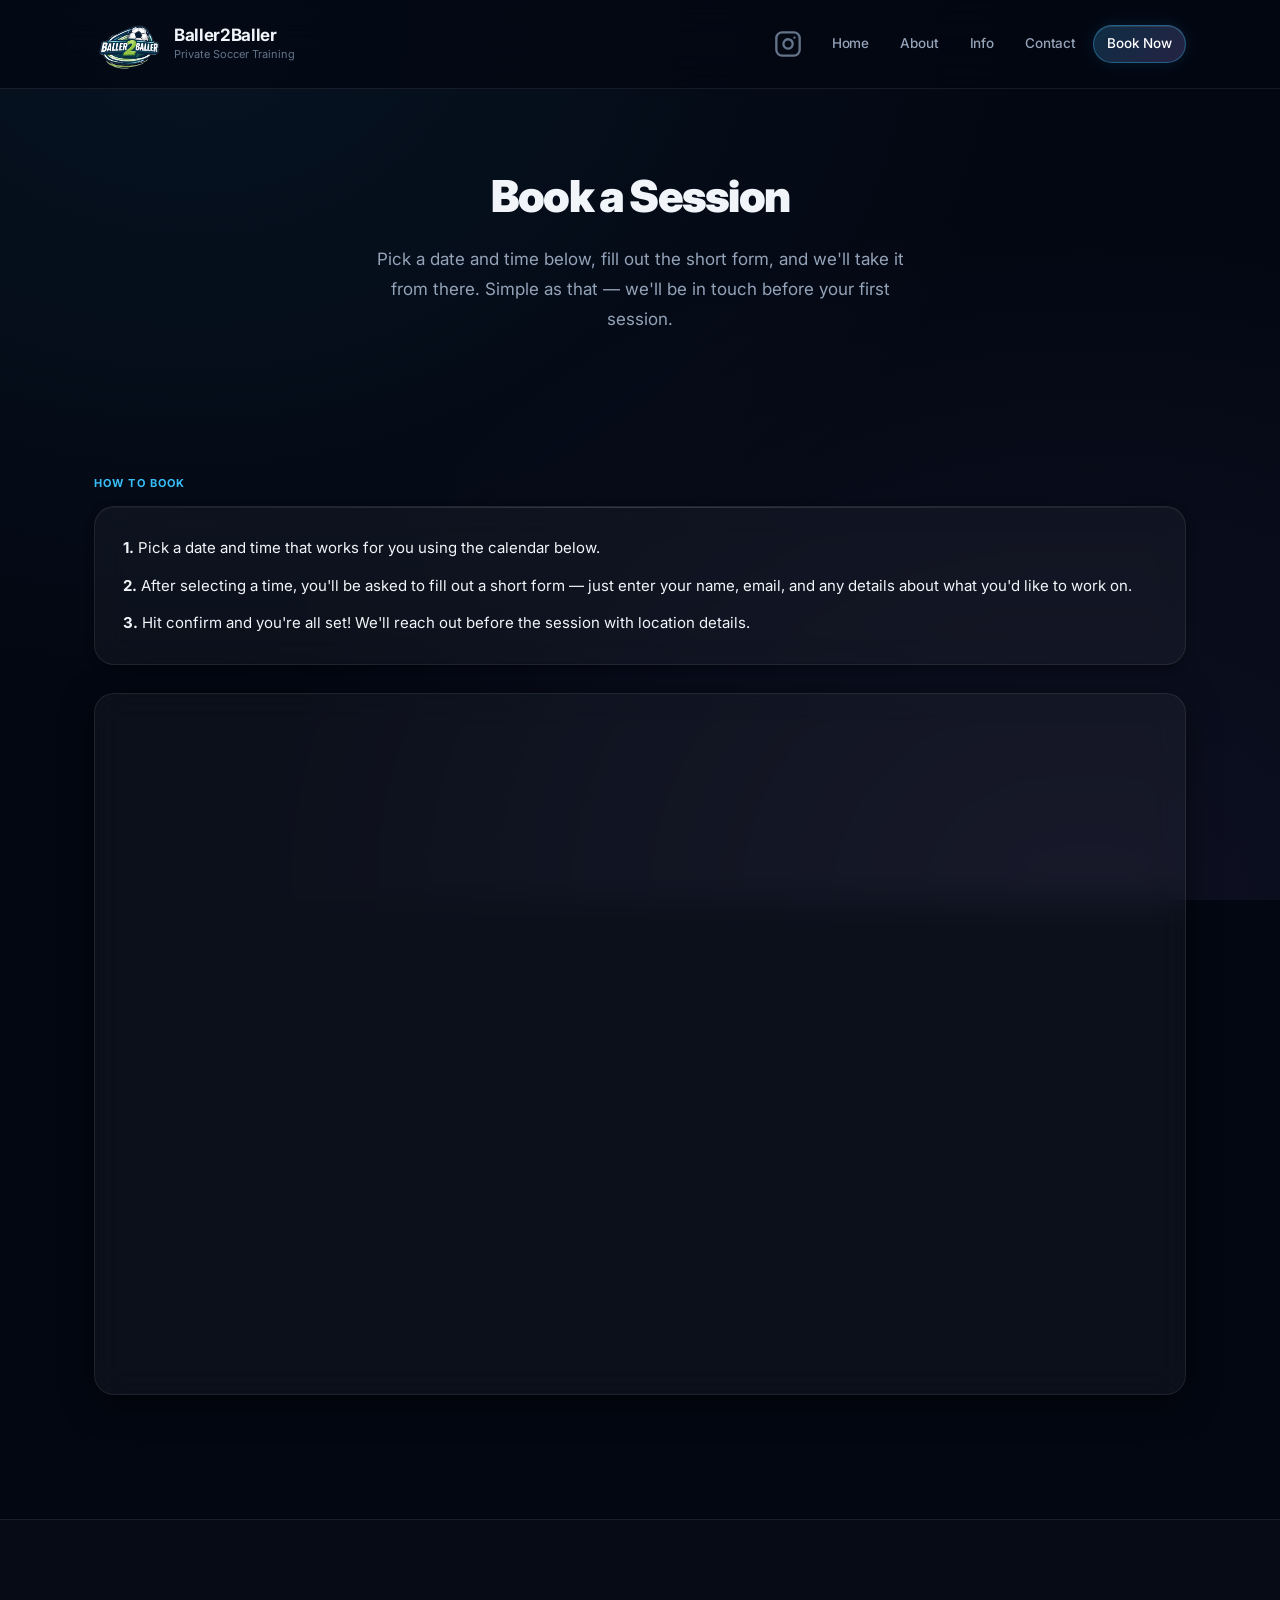
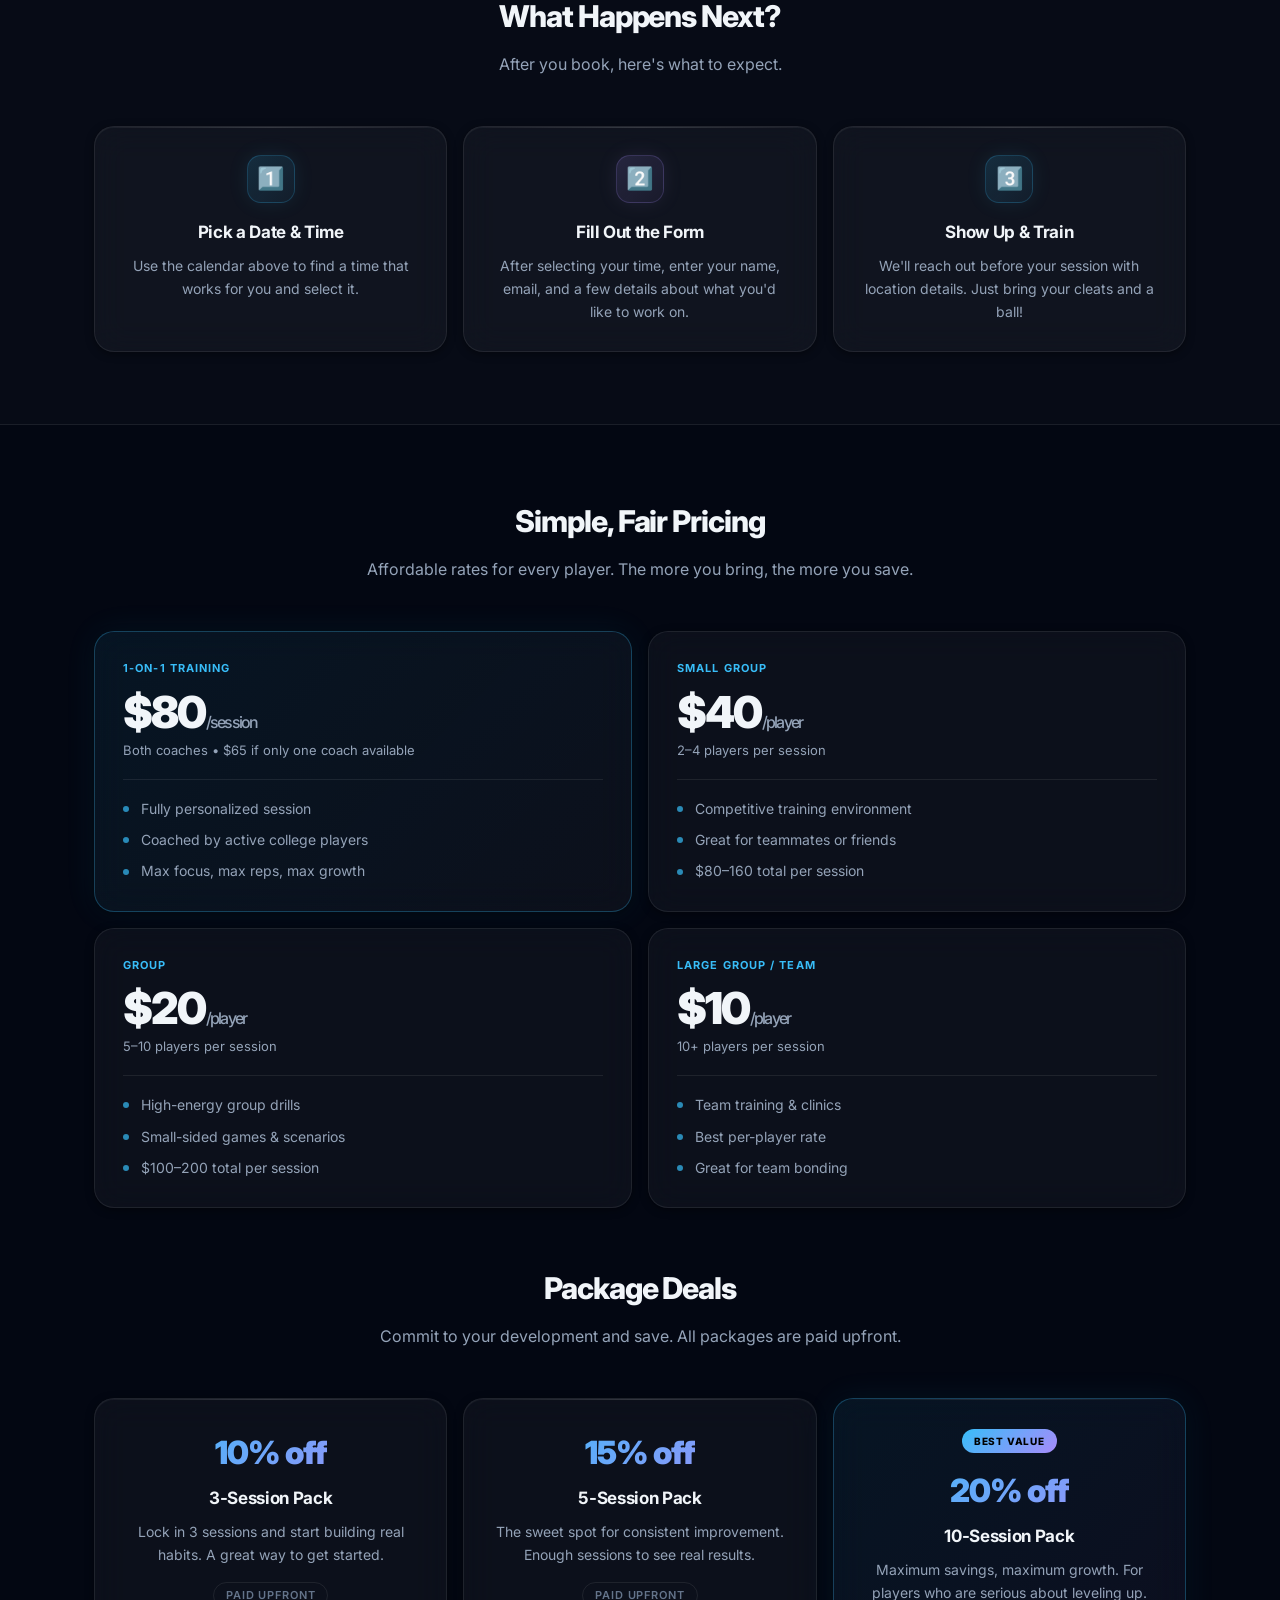
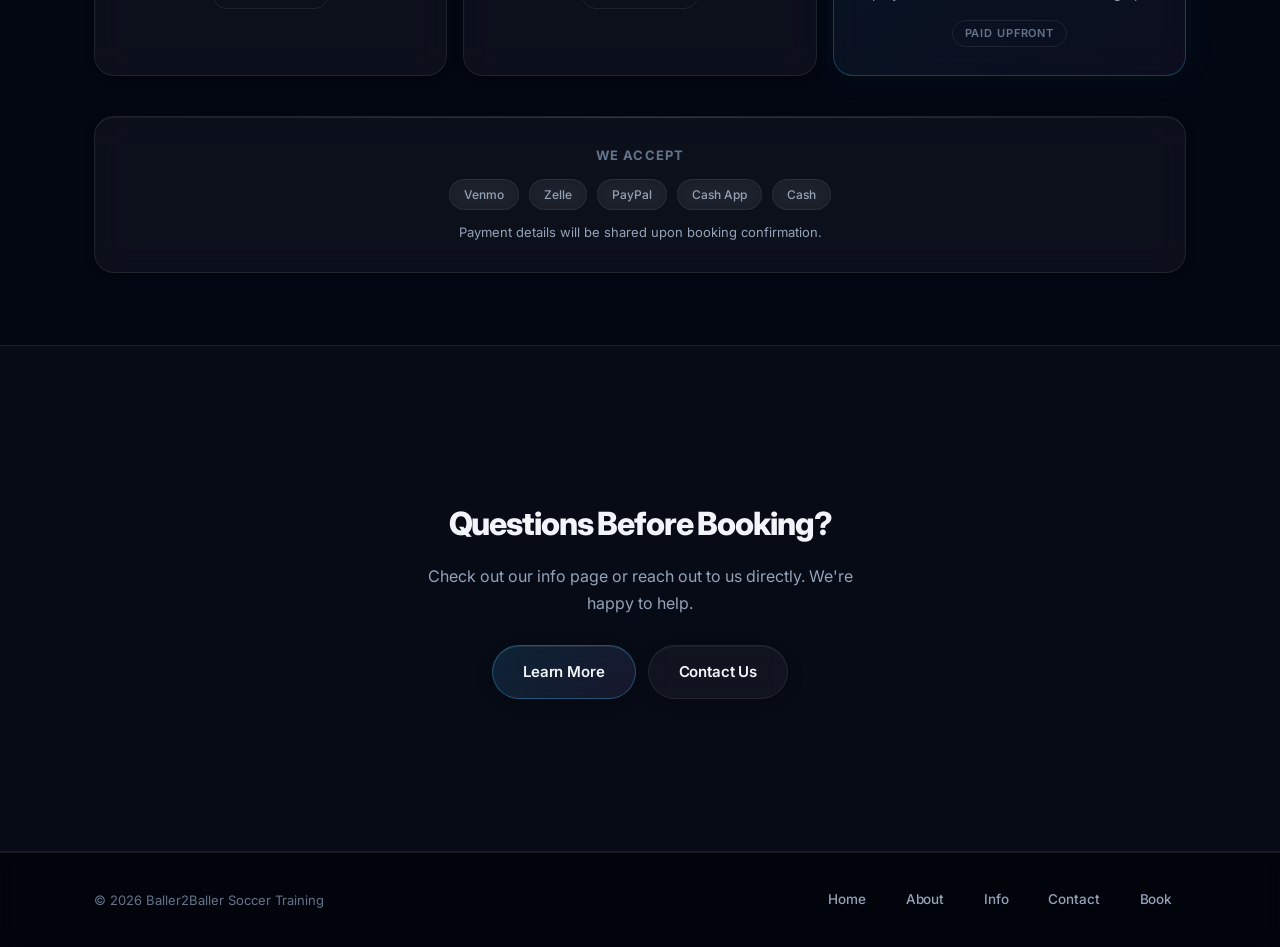
<file: b2b-signup.html>
<!DOCTYPE html>
<html lang="en">
<head>
  <meta charset="UTF-8">
  <meta name="viewport" content="width=device-width, initial-scale=1.0">
  <title>Book a Session | Baller2Baller</title>
  <link rel="preconnect" href="https://fonts.googleapis.com">
  <link rel="preconnect" href="https://fonts.gstatic.com" crossorigin>
  <link href="https://fonts.googleapis.com/css2?family=Inter:wght@400;500;600;700;800&display=swap" rel="stylesheet">
  <link rel="stylesheet" href="b2b-styles.css?v=5">
</head>
<body>

  <!-- Header -->
  <header class="site-header">
    <div class="container header-inner">
      <a href="b2b-home.html" class="brand">
        <img class="brand-logo-img" src="logo.png" alt="B2B Logo" style="width:68px;height:68px;max-width:68px;object-fit:contain;flex-shrink:0;">
        <div class="brand-text">
          <h1>Baller2Baller</h1>
          <p>Private Soccer Training</p>
        </div>
      </a>
      <button class="nav-toggle" id="navToggle" aria-label="Toggle menu">&#9776;</button>

      <nav class="nav" id="navMenu">
        <a href="https://www.instagram.com/baller2baller_soccertraining/" class="instagram-link" target="_blank" rel="noopener" aria-label="Instagram">
          <svg xmlns="http://www.w3.org/2000/svg" width="28" height="28" viewBox="0 0 24 24" fill="none" stroke="currentColor" stroke-width="2" stroke-linecap="round" stroke-linejoin="round">
            <rect x="2" y="2" width="20" height="20" rx="5" ry="5"/>
            <path d="M16 11.37A4 4 0 1 1 12.63 8 4 4 0 0 1 16 11.37z"/>
            <line x1="17.5" y1="6.5" x2="17.51" y2="6.5"/>
          </svg>
        </a>
        <a class="nav-link" href="b2b-home.html">Home</a>
        <a class="nav-link" href="b2b-about.html">About</a>
        <a class="nav-link" href="b2b-info.html">Info</a>
        <a class="nav-link" href="b2b-contact.html">Contact</a>
        <a class="nav-link nav-cta active" href="b2b-signup.html">Book Now</a>
      </nav>
    </div>
  </header>

  <main>
    <!-- Page Hero -->
    <section class="page-hero">
      <h2>Book a Session</h2>
      <p>
        Pick a date and time below, fill out the short form, and we'll take it from there.
        Simple as that — we'll be in touch before your first session.
      </p>
    </section>

    <!-- Calendly Embed -->
    <section class="section">
      <div class="container">
        <div class="embed-section">
          <p class="embed-label">How to Book</p>
          <div class="card" style="margin-bottom: 28px; display: flex; flex-direction: column; gap: 12px;">
            <p style="color: var(--text); font-size: 15px; line-height: 1.7; margin: 0;">
              <strong>1.</strong> Pick a date and time that works for you using the calendar below.
            </p>
            <p style="color: var(--text); font-size: 15px; line-height: 1.7; margin: 0;">
              <strong>2.</strong> After selecting a time, you'll be asked to fill out a short form — just enter your name, email, and any details about what you'd like to work on.
            </p>
            <p style="color: var(--text); font-size: 15px; line-height: 1.7; margin: 0;">
              <strong>3.</strong> Hit confirm and you're all set! We'll reach out before the session with location details.
            </p>
          </div>
          <div class="embed-container">
            <div class="calendly-inline-widget"
                 data-url="https://calendly.com/b2b-soccertraining/15min"
                 style="min-width:320px;height:700px;">
            </div>
            <script src="https://assets.calendly.com/assets/external/widget.js" async></script>
          </div>
        </div>
      </div>
    </section>

    <!-- What Happens Next -->
    <section class="section section-alt">
      <div class="container">
        <div class="section-header">
          <h2 class="section-title">What Happens Next?</h2>
          <p class="section-subtitle">After you book, here's what to expect.</p>
        </div>

        <div class="card-grid">
          <div class="card" style="text-align: center;">
            <div class="card-icon" style="margin: 0 auto 16px;">1&#65039;&#8419;</div>
            <h3>Pick a Date & Time</h3>
            <p>Use the calendar above to find a time that works for you and select it.</p>
          </div>

          <div class="card" style="text-align: center;">
            <div class="card-icon purple" style="margin: 0 auto 16px;">2&#65039;&#8419;</div>
            <h3>Fill Out the Form</h3>
            <p>After selecting your time, enter your name, email, and a few details about what you'd like to work on.</p>
          </div>

          <div class="card" style="text-align: center;">
            <div class="card-icon" style="margin: 0 auto 16px;">3&#65039;&#8419;</div>
            <h3>Show Up & Train</h3>
            <p>We'll reach out before your session with location details. Just bring your cleats and a ball!</p>
          </div>
        </div>
      </div>
    </section>

    <!-- Pricing -->
    <section class="section">
      <div class="container">
        <div class="section-header">
          <h2 class="section-title">Simple, Fair Pricing</h2>
          <p class="section-subtitle">
            Affordable rates for every player. The more you bring, the more you save.
          </p>
        </div>

        <div class="pricing-grid">

          <div class="pricing-card pricing-featured">
            <div class="pricing-label">1-on-1 Training</div>
            <div class="pricing-price">$80<span class="pricing-unit">/session</span></div>
            <div class="pricing-note">Both coaches &bull; $65 if only one coach available</div>
            <ul class="pricing-list">
              <li>Fully personalized session</li>
              <li>Coached by active college players</li>
              <li>Max focus, max reps, max growth</li>
            </ul>
          </div>

          <div class="pricing-card">
            <div class="pricing-label">Small Group</div>
            <div class="pricing-price">$40<span class="pricing-unit">/player</span></div>
            <div class="pricing-note">2–4 players per session</div>
            <ul class="pricing-list">
              <li>Competitive training environment</li>
              <li>Great for teammates or friends</li>
              <li>$80–160 total per session</li>
            </ul>
          </div>

          <div class="pricing-card">
            <div class="pricing-label">Group</div>
            <div class="pricing-price">$20<span class="pricing-unit">/player</span></div>
            <div class="pricing-note">5–10 players per session</div>
            <ul class="pricing-list">
              <li>High-energy group drills</li>
              <li>Small-sided games & scenarios</li>
              <li>$100–200 total per session</li>
            </ul>
          </div>

          <div class="pricing-card">
            <div class="pricing-label">Large Group / Team</div>
            <div class="pricing-price">$10<span class="pricing-unit">/player</span></div>
            <div class="pricing-note">10+ players per session</div>
            <ul class="pricing-list">
              <li>Team training & clinics</li>
              <li>Best per-player rate</li>
              <li>Great for team bonding</li>
            </ul>
          </div>

        </div>

        <div class="section-header" style="margin-top: 56px;">
          <h2 class="section-title">Package Deals</h2>
          <p class="section-subtitle">Commit to your development and save. All packages are paid upfront.</p>
        </div>

        <div class="card-grid">

          <div class="card" style="text-align: center;">
            <div class="pkg-discount">10% off</div>
            <h3>3-Session Pack</h3>
            <p style="margin-top: 8px;">Lock in 3 sessions and start building real habits. A great way to get started.</p>
            <div class="pkg-note">Paid upfront</div>
          </div>

          <div class="card" style="text-align: center;">
            <div class="pkg-discount">15% off</div>
            <h3>5-Session Pack</h3>
            <p style="margin-top: 8px;">The sweet spot for consistent improvement. Enough sessions to see real results.</p>
            <div class="pkg-note">Paid upfront</div>
          </div>

          <div class="card pkg-best" style="text-align: center;">
            <div class="pkg-best-badge">Best Value</div>
            <div class="pkg-discount">20% off</div>
            <h3>10-Session Pack</h3>
            <p style="margin-top: 8px;">Maximum savings, maximum growth. For players who are serious about leveling up.</p>
            <div class="pkg-note">Paid upfront</div>
          </div>

        </div>

        <!-- Payment Methods -->
        <div class="card" style="margin-top: 40px; text-align: center;">
          <p style="font-size: 13px; font-weight: 700; text-transform: uppercase; letter-spacing: 0.08em; color: var(--muted); margin-bottom: 12px;">We Accept</p>
          <div style="display: flex; gap: 10px; flex-wrap: wrap; justify-content: center; margin-bottom: 12px;">
            <span class="badge">Venmo</span>
            <span class="badge">Zelle</span>
            <span class="badge">PayPal</span>
            <span class="badge">Cash App</span>
            <span class="badge">Cash</span>
          </div>
          <p style="font-size: 13px; color: var(--text-secondary); margin: 0;">Payment details will be shared upon booking confirmation.</p>
        </div>

      </div>
    </section>

    <!-- CTA -->
    <section class="section section-alt">
      <div class="cta-block">
        <h3>Questions Before Booking?</h3>
        <p>Check out our info page or reach out to us directly. We're happy to help.</p>
        <div class="btn-row">
          <a class="btn btn-lg" href="b2b-info.html">Learn More</a>
          <a class="btn btn-ghost btn-lg" href="b2b-contact.html">Contact Us</a>
        </div>
      </div>
    </section>
  </main>

  <!-- Footer -->
  <footer class="site-footer">
    <div class="container footer-inner">
      <p>&copy; 2026 Baller2Baller Soccer Training</p>
      <div class="row gap-sm">
        <a class="nav-link" href="b2b-home.html">Home</a>
        <a class="nav-link" href="b2b-about.html">About</a>
        <a class="nav-link" href="b2b-info.html">Info</a>
        <a class="nav-link" href="b2b-contact.html">Contact</a>
        <a class="nav-link" href="b2b-signup.html">Book</a>
      </div>
    </div>
  </footer>

  <script src="b2b-script.js"></script>
</body>
</html>
</file>
<file: b2b-styles.css>
/* ========================================
   Baller2Baller — Premium Redesign v5
   ======================================== */

*, *::before, *::after { box-sizing: border-box; margin: 0; padding: 0; }

:root {
  --bg: #030712;
  --surface: #0a1628;
  --glass: rgba(255,255,255,0.04);
  --glass-md: rgba(255,255,255,0.07);
  --glass-hover: rgba(255,255,255,0.09);
  --glass-border: rgba(255,255,255,0.08);
  --glass-border-hover: rgba(255,255,255,0.18);

  --accent: #38bdf8;
  --accent-2: #a78bfa;
  --accent-glow: rgba(56,189,248,0.15);
  --accent-border: rgba(56,189,248,0.35);
  --violet-glow: rgba(167,139,250,0.12);
  --violet-border: rgba(167,139,250,0.3);

  --text: #f1f5f9;
  --text-secondary: #94a3b8;
  --muted: #64748b;

  --radius: 16px;
  --radius-sm: 10px;
  --radius-full: 999px;
  --font: 'Inter', -apple-system, BlinkMacSystemFont, 'Segoe UI', sans-serif;
  --transition: 0.2s cubic-bezier(0.4,0,0.2,1);

  --shadow-sm: 0 2px 8px rgba(0,0,0,0.4);
  --shadow-md: 0 8px 32px rgba(0,0,0,0.5);
  --shadow-lg: 0 16px 48px rgba(0,0,0,0.6);
}

html { scroll-behavior: smooth; }

body {
  font-family: var(--font);
  background: var(--bg);
  color: var(--text);
  line-height: 1.6;
  min-height: 100vh;
  -webkit-font-smoothing: antialiased;
  background-image:
    radial-gradient(ellipse at 15% 0%, rgba(56,189,248,0.07) 0%, transparent 55%),
    radial-gradient(ellipse at 85% 100%, rgba(167,139,250,0.07) 0%, transparent 55%);
  background-attachment: fixed;
}

img { max-width: 100%; display: block; }
a { color: inherit; text-decoration: none; }

.container {
  max-width: 1140px;
  margin: 0 auto;
  padding: 0 24px;
}

/* ---- Header ---- */
.site-header {
  position: sticky;
  top: 0;
  z-index: 100;
  background: rgba(3,7,18,0.75);
  backdrop-filter: blur(28px);
  -webkit-backdrop-filter: blur(28px);
  border-bottom: 1px solid var(--glass-border);
}

.header-inner {
  display: flex;
  align-items: center;
  justify-content: space-between;
  padding: 10px 24px;
  gap: 16px;
}

.brand {
  display: flex;
  align-items: center;
  gap: 12px;
}

img.brand-logo-img { width:68px; height:68px; max-width:68px; object-fit:contain; flex-shrink:0; }
.brand-logo-img { width:68px; height:68px; min-width:68px; max-width:68px; object-fit:contain; flex-shrink:0; }

.brand-text h1 {
  font-size: 17px;
  font-weight: 700;
  letter-spacing: -0.02em;
  line-height: 1.2;
}

.brand-text p {
  font-size: 11px;
  color: var(--muted);
  margin-top: 1px;
}

.nav {
  display: flex;
  align-items: center;
  gap: 3px;
}

.nav-link {
  padding: 7px 13px;
  border-radius: var(--radius-full);
  font-size: 13.5px;
  font-weight: 500;
  color: var(--text-secondary);
  border: 1px solid transparent;
  transition: var(--transition);
  letter-spacing: -0.01em;
}

.nav-link:hover {
  color: var(--text);
  background: var(--glass-md);
  border-color: var(--glass-border);
}

.nav-link.active {
  color: var(--text);
  background: var(--glass-md);
  border-color: var(--glass-border-hover);
}

.nav-cta {
  color: #fff !important;
  background: linear-gradient(135deg, rgba(56,189,248,0.22), rgba(167,139,250,0.22)) !important;
  border-color: rgba(56,189,248,0.38) !important;
  box-shadow: 0 0 18px rgba(56,189,248,0.12), inset 0 1px 0 rgba(255,255,255,0.1) !important;
}

.nav-cta:hover {
  background: linear-gradient(135deg, rgba(56,189,248,0.32), rgba(167,139,250,0.32)) !important;
  box-shadow: 0 0 28px rgba(56,189,248,0.2), inset 0 1px 0 rgba(255,255,255,0.15) !important;
  transform: translateY(-1px);
}

.instagram-link {
  display: flex;
  align-items: center;
  justify-content: center;
  color: var(--muted);
  margin-right: 6px;
  padding: 6px;
  border-radius: var(--radius-full);
  border: 1px solid transparent;
  transition: var(--transition);
}

.instagram-link:hover {
  color: #e1306c;
  background: rgba(225,48,108,0.1);
  border-color: rgba(225,48,108,0.25);
}

.nav-toggle {
  display: none;
  background: var(--glass);
  border: 1px solid var(--glass-border);
  border-radius: var(--radius-sm);
  color: var(--text);
  padding: 8px 10px;
  cursor: pointer;
  font-size: 20px;
  line-height: 1;
  backdrop-filter: blur(8px);
}

/* ---- Buttons ---- */
.btn {
  display: inline-flex;
  align-items: center;
  gap: 8px;
  padding: 12px 24px;
  border-radius: var(--radius-full);
  font-size: 14px;
  font-weight: 600;
  letter-spacing: -0.01em;
  border: 1px solid rgba(56,189,248,0.35);
  background: linear-gradient(135deg, rgba(56,189,248,0.14), rgba(167,139,250,0.1));
  color: var(--text);
  cursor: pointer;
  transition: var(--transition);
  backdrop-filter: blur(12px);
  box-shadow: 0 4px 16px rgba(0,0,0,0.3), inset 0 1px 0 rgba(255,255,255,0.08);
  position: relative;
  overflow: hidden;
}

.btn::after {
  content: '';
  position: absolute;
  inset: 0;
  background: linear-gradient(135deg, rgba(56,189,248,0.2), rgba(167,139,250,0.15));
  opacity: 0;
  transition: var(--transition);
  border-radius: inherit;
}

.btn:hover {
  transform: translateY(-2px);
  border-color: rgba(56,189,248,0.55);
  box-shadow: 0 8px 28px rgba(0,0,0,0.35), 0 0 24px rgba(56,189,248,0.18), inset 0 1px 0 rgba(255,255,255,0.12);
}

.btn:hover::after { opacity: 1; }

.btn-ghost {
  border-color: var(--glass-border);
  background: var(--glass);
  box-shadow: 0 4px 16px rgba(0,0,0,0.2), inset 0 1px 0 rgba(255,255,255,0.05);
}

.btn-ghost::after { display: none; }

.btn-ghost:hover {
  border-color: var(--glass-border-hover);
  background: var(--glass-md);
  box-shadow: 0 8px 24px rgba(0,0,0,0.3), inset 0 1px 0 rgba(255,255,255,0.1);
}

.btn-lg {
  padding: 14px 30px;
  font-size: 15px;
}

/* ---- Sections ---- */
.section { padding: 72px 0; }

.section-alt {
  background: rgba(255,255,255,0.015);
  border-top: 1px solid var(--glass-border);
  border-bottom: 1px solid var(--glass-border);
}

.section-title {
  font-size: 30px;
  font-weight: 800;
  margin-bottom: 10px;
  letter-spacing: -0.035em;
}

.section-subtitle {
  color: var(--text-secondary);
  font-size: 16px;
  margin-bottom: 36px;
  max-width: 600px;
  line-height: 1.75;
}

.section-header {
  text-align: center;
  margin-bottom: 48px;
}

.section-header .section-subtitle {
  margin-left: auto;
  margin-right: auto;
}

/* ---- Hero ---- */
.hero {
  padding: 96px 0 72px;
  position: relative;
  overflow: hidden;
}

.hero::before {
  content: '';
  position: absolute;
  top: -120px;
  left: -80px;
  width: 700px;
  height: 700px;
  background: radial-gradient(circle, rgba(56,189,248,0.08) 0%, transparent 65%);
  pointer-events: none;
}

.hero::after {
  content: '';
  position: absolute;
  bottom: -80px;
  right: -80px;
  width: 500px;
  height: 500px;
  background: radial-gradient(circle, rgba(167,139,250,0.08) 0%, transparent 65%);
  pointer-events: none;
}

.hero-grid {
  display: grid;
  grid-template-columns: 1.1fr 0.9fr;
  gap: 56px;
  align-items: center;
  position: relative;
  z-index: 1;
}

.hero-eyebrow {
  display: inline-flex;
  align-items: center;
  gap: 8px;
  font-size: 12px;
  font-weight: 600;
  text-transform: uppercase;
  letter-spacing: 0.1em;
  color: var(--accent);
  border: 1px solid rgba(56,189,248,0.25);
  background: rgba(56,189,248,0.08);
  padding: 5px 14px;
  border-radius: var(--radius-full);
  margin-bottom: 20px;
  backdrop-filter: blur(8px);
}

.hero-title {
  font-size: 54px;
  font-weight: 900;
  line-height: 1.05;
  margin-bottom: 20px;
  letter-spacing: -0.04em;
}

.hero-title .highlight {
  background: linear-gradient(135deg, var(--accent) 0%, var(--accent-2) 100%);
  -webkit-background-clip: text;
  -webkit-text-fill-color: transparent;
  background-clip: text;
}

.hero-text {
  color: var(--text-secondary);
  font-size: 17px;
  margin-bottom: 28px;
  max-width: 460px;
  line-height: 1.78;
}

.hero-actions {
  display: flex;
  gap: 12px;
  flex-wrap: wrap;
  margin-bottom: 32px;
}

.hero-badges {
  display: flex;
  gap: 8px;
  flex-wrap: wrap;
}

.badge {
  border: 1px solid var(--glass-border);
  background: var(--glass);
  backdrop-filter: blur(8px);
  padding: 5px 14px;
  border-radius: var(--radius-full);
  font-size: 12px;
  font-weight: 500;
  color: var(--text-secondary);
}

/* ---- Image Containers ---- */
.image-frame {
  border: 1px solid var(--glass-border);
  border-radius: 24px;
  background: var(--glass);
  overflow: hidden;
  position: relative;
  aspect-ratio: 4 / 3;
  box-shadow: var(--shadow-lg), inset 0 1px 0 rgba(255,255,255,0.05);
}

.image-frame img { width:100%; height:100%; object-fit:cover; }
.image-frame.tall { aspect-ratio: 3/4; }
.image-frame.square { aspect-ratio: 1; }
.image-frame.wide { aspect-ratio: 16/9; }

.image-placeholder {
  position: absolute;
  inset: 0;
  display: flex;
  flex-direction: column;
  align-items: center;
  justify-content: center;
  color: var(--text-secondary);
  text-align: center;
  padding: 24px;
  gap: 8px;
}

.image-placeholder .icon { font-size: 32px; opacity: 0.3; }
.image-placeholder p { font-size: 13px; opacity: 0.6; }

/* ---- Cards ---- */
.card-grid {
  display: grid;
  grid-template-columns: repeat(3,1fr);
  gap: 16px;
}

.card {
  border: 1px solid var(--glass-border);
  border-radius: 20px;
  background: var(--glass);
  backdrop-filter: blur(16px);
  padding: 28px;
  transition: var(--transition);
  box-shadow: var(--shadow-sm), inset 0 1px 0 rgba(255,255,255,0.04);
  position: relative;
  overflow: hidden;
}

.card::before {
  content: '';
  position: absolute;
  top: 0; left: 0; right: 0;
  height: 1px;
  background: linear-gradient(90deg, transparent, rgba(255,255,255,0.12), transparent);
}

.card:hover {
  border-color: var(--glass-border-hover);
  background: var(--glass-hover);
  transform: translateY(-4px);
  box-shadow: var(--shadow-md), inset 0 1px 0 rgba(255,255,255,0.07);
}

.card-icon {
  width: 48px;
  height: 48px;
  border-radius: 14px;
  display: grid;
  place-items: center;
  font-size: 22px;
  margin-bottom: 18px;
  background: linear-gradient(135deg, rgba(56,189,248,0.15), rgba(56,189,248,0.06));
  border: 1px solid rgba(56,189,248,0.2);
  box-shadow: 0 0 20px rgba(56,189,248,0.1);
}

.card-icon.purple {
  background: linear-gradient(135deg, rgba(167,139,250,0.15), rgba(167,139,250,0.06));
  border-color: rgba(167,139,250,0.2);
  box-shadow: 0 0 20px rgba(167,139,250,0.1);
}

.card h3 { font-size: 17px; font-weight: 700; margin-bottom: 8px; letter-spacing: -0.02em; }
.card p { color: var(--text-secondary); font-size: 14px; line-height: 1.65; }

/* ---- Split Layout ---- */
.split { display: grid; grid-template-columns: 1fr 1fr; gap: 48px; align-items: center; }
.split-reverse { direction: rtl; }
.split-reverse > * { direction: ltr; }

/* ---- Coach Cards ---- */
.coach-card {
  border: 1px solid var(--glass-border);
  border-radius: 20px;
  background: var(--glass);
  backdrop-filter: blur(16px);
  overflow: hidden;
  box-shadow: var(--shadow-md), inset 0 1px 0 rgba(255,255,255,0.04);
  transition: var(--transition);
}

.coach-card:hover {
  transform: translateY(-4px);
  border-color: var(--glass-border-hover);
  box-shadow: var(--shadow-lg);
}

.coach-image { aspect-ratio: 1/1.04; background: var(--glass); position: relative; overflow: hidden; }
.coach-image img { width:100%; height:100%; object-fit:cover; }
.coach-info { padding: 24px; }

.coach-info h3 { font-size: 20px; font-weight: 700; margin-bottom: 4px; letter-spacing: -0.02em; }

.coach-role {
  color: var(--accent);
  font-size: 11px;
  font-weight: 700;
  text-transform: uppercase;
  letter-spacing: 0.1em;
  margin-bottom: 12px;
}

.coach-bio { color: var(--text-secondary); font-size: 14px; line-height: 1.7; }
.coaches-grid { display: grid; grid-template-columns: 1fr 1fr; gap: 24px; }

/* ---- Info Page ---- */
.info-block { display: grid; grid-template-columns: 1fr 1fr; gap: 48px; align-items: center; padding: 56px 0; }
.info-block:not(:last-child) { border-bottom: 1px solid var(--glass-border); }
.info-block.reverse { direction: rtl; }
.info-block.reverse > * { direction: ltr; }

.info-content h3 { font-size: 26px; font-weight: 800; margin-bottom: 14px; letter-spacing: -0.03em; }
.info-content p { color: var(--text-secondary); font-size: 15px; line-height: 1.75; margin-bottom: 12px; }

.info-list { list-style: none; margin-top: 16px; }
.info-list li { color: var(--text-secondary); font-size: 14px; padding: 9px 0; padding-left: 22px; position: relative; }
.info-list li::before {
  content: '';
  position: absolute;
  left: 0; top: 50%;
  transform: translateY(-50%);
  width: 7px; height: 7px;
  border-radius: 50%;
  background: var(--accent);
  opacity: 0.75;
  box-shadow: 0 0 8px rgba(56,189,248,0.5);
}

/* ---- Signup ---- */
.embed-section { margin-bottom: 52px; }

.embed-label {
  font-size: 11px;
  font-weight: 700;
  text-transform: uppercase;
  letter-spacing: 0.1em;
  color: var(--accent);
  margin-bottom: 14px;
}

.embed-container {
  border: 1px solid var(--glass-border);
  border-radius: 20px;
  background: var(--glass);
  backdrop-filter: blur(16px);
  overflow: hidden;
  min-height: 500px;
  position: relative;
  box-shadow: var(--shadow-md);
}

.embed-container iframe { width:100%; height:100%; min-height:500px; border:none; display:block; }

.coming-soon-placeholder {
  border: 1px dashed rgba(56,189,248,0.25);
  border-radius: 20px;
  background: var(--glass);
  backdrop-filter: blur(16px);
  padding: 56px 24px;
  text-align: center;
  display: flex;
  flex-direction: column;
  align-items: center;
  gap: 12px;
}

.coming-soon-title { font-size: 1.1rem; font-weight: 700; color: var(--text); margin: 0; }
.coming-soon-body { color: var(--text-secondary); max-width: 420px; margin: 0; font-size: 15px; line-height: 1.7; }

/* ---- Page Hero ---- */
.page-hero { padding: 72px 0 40px; text-align: center; position: relative; }
.page-hero h2 { font-size: 44px; font-weight: 900; margin-bottom: 14px; letter-spacing: -0.04em; }
.page-hero p { color: var(--text-secondary); font-size: 17px; max-width: 560px; margin: 0 auto 28px; line-height: 1.75; }

/* ---- CTA Block ---- */
.cta-block { text-align: center; padding: 80px 24px; }
.cta-block h3 { font-size: 32px; font-weight: 800; margin-bottom: 14px; letter-spacing: -0.035em; }
.cta-block p { color: var(--text-secondary); margin-bottom: 28px; max-width: 460px; margin-left: auto; margin-right: auto; font-size: 16px; line-height: 1.7; }
.cta-block .btn-row { display: flex; gap: 12px; justify-content: center; flex-wrap: wrap; }

/* ---- Footer ---- */
.site-footer {
  border-top: 1px solid var(--glass-border);
  padding: 28px 0;
  background: rgba(0,0,0,0.4);
  backdrop-filter: blur(8px);
}

.footer-inner { display: flex; justify-content: space-between; align-items: center; gap: 16px; flex-wrap: wrap; font-size: 13px; color: var(--muted); }

/* ---- Pricing ---- */
.pricing-grid { display: grid; grid-template-columns: repeat(2,1fr); gap: 16px; }

.pricing-card {
  border: 1px solid var(--glass-border);
  border-radius: 20px;
  background: var(--glass);
  backdrop-filter: blur(16px);
  padding: 28px;
  transition: var(--transition);
  box-shadow: var(--shadow-sm);
}

.pricing-card:hover { border-color: var(--glass-border-hover); background: var(--glass-hover); transform: translateY(-3px); }

.pricing-featured {
  border-color: rgba(56,189,248,0.28);
  background: linear-gradient(135deg, rgba(56,189,248,0.08), var(--glass));
  box-shadow: var(--shadow-sm), 0 0 32px rgba(56,189,248,0.08);
}

.pricing-label { font-size: 11px; font-weight: 700; text-transform: uppercase; letter-spacing: 0.1em; color: var(--accent); margin-bottom: 12px; }
.pricing-price { font-size: 44px; font-weight: 900; line-height: 1; margin-bottom: 6px; letter-spacing: -0.04em; }
.pricing-unit { font-size: 16px; font-weight: 500; color: var(--text-secondary); }
.pricing-note { font-size: 13px; color: var(--text-secondary); margin-bottom: 18px; padding-bottom: 18px; border-bottom: 1px solid var(--glass-border); }
.pricing-list { list-style: none; display: flex; flex-direction: column; gap: 9px; }
.pricing-list li { font-size: 14px; color: var(--text-secondary); padding-left: 18px; position: relative; }
.pricing-list li::before { content:''; position:absolute; left:0; top:50%; transform:translateY(-50%); width:6px; height:6px; border-radius:50%; background:var(--accent); opacity:0.7; }

.pkg-discount {
  font-size: 32px;
  font-weight: 900;
  background: linear-gradient(135deg, var(--accent), var(--accent-2));
  -webkit-background-clip: text;
  -webkit-text-fill-color: transparent;
  background-clip: text;
  margin-bottom: 6px;
  letter-spacing: -0.03em;
}

.pkg-note { display:inline-block; margin-top:16px; font-size:11px; font-weight:600; text-transform:uppercase; letter-spacing:0.08em; color:var(--muted); border:1px solid var(--glass-border); border-radius:var(--radius-full); padding:4px 12px; }

.pkg-best {
  border-color: rgba(56,189,248,0.28);
  background: linear-gradient(135deg, rgba(56,189,248,0.08), rgba(167,139,250,0.06));
  box-shadow: var(--shadow-sm), 0 0 32px rgba(56,189,248,0.08);
}

.pkg-best-badge {
  display: inline-block;
  background: linear-gradient(135deg, var(--accent), var(--accent-2));
  color: #000;
  font-size: 10px;
  font-weight: 800;
  text-transform: uppercase;
  letter-spacing: 0.08em;
  padding: 4px 12px;
  border-radius: var(--radius-full);
  margin-bottom: 12px;
}

/* ---- Contact Page ---- */
.contact-grid { display: flex; flex-direction: column; gap: 16px; max-width: 680px; margin: 0 auto; }

.contact-card {
  display: flex;
  align-items: center;
  gap: 20px;
  background: var(--glass);
  backdrop-filter: blur(16px);
  border: 1px solid var(--glass-border);
  border-radius: 20px;
  padding: 28px 24px;
  text-decoration: none;
  color: var(--text);
  transition: var(--transition);
  box-shadow: var(--shadow-sm), inset 0 1px 0 rgba(255,255,255,0.04);
  position: relative;
  overflow: hidden;
}

.contact-card::before {
  content: '';
  position: absolute;
  top: 0; left: 0; right: 0;
  height: 1px;
  background: linear-gradient(90deg, transparent, rgba(255,255,255,0.12), transparent);
}

.contact-card:hover {
  border-color: rgba(56,189,248,0.28);
  transform: translateY(-3px);
  box-shadow: var(--shadow-md), 0 0 32px rgba(56,189,248,0.08);
}

.contact-card-icon {
  width: 60px; height: 60px;
  border-radius: 16px;
  background: linear-gradient(135deg, rgba(56,189,248,0.14), rgba(56,189,248,0.06));
  border: 1px solid rgba(56,189,248,0.2);
  color: var(--accent);
  display: flex; align-items: center; justify-content: center;
  flex-shrink: 0;
  box-shadow: 0 0 20px rgba(56,189,248,0.1);
}

.contact-card-icon.instagram {
  background: linear-gradient(135deg, rgba(225,48,108,0.14), rgba(225,48,108,0.06));
  border-color: rgba(225,48,108,0.2);
  color: #e1306c;
  box-shadow: 0 0 20px rgba(225,48,108,0.1);
}

.contact-card-content { flex: 1; }
.contact-card-content h3 { font-size: 18px; font-weight: 700; margin-bottom: 4px; letter-spacing: -0.02em; }
.contact-card-handle { font-size: 13px; color: var(--accent); font-weight: 600; margin-bottom: 6px; }
.contact-card-icon.instagram ~ .contact-card-content .contact-card-handle { color: #e1306c; }
.contact-card-note { font-size: 13px; color: var(--text-secondary); margin: 0; line-height: 1.55; }
.contact-card-arrow { font-size: 20px; color: var(--muted); transition: var(--transition); flex-shrink: 0; }
.contact-card:hover .contact-card-arrow { transform: translateX(4px); color: var(--accent); }

/* ---- FAQ ---- */
.faq-list {
  display: flex; flex-direction: column; gap: 0;
  max-width: 680px; margin: 0 auto;
  border: 1px solid var(--glass-border);
  border-radius: 20px;
  overflow: hidden;
  backdrop-filter: blur(16px);
  box-shadow: var(--shadow-md);
}

.faq-item {
  padding: 22px 26px;
  border-bottom: 1px solid var(--glass-border);
  background: var(--glass);
  transition: var(--transition);
}

.faq-item:hover { background: var(--glass-md); }
.faq-item:last-child { border-bottom: none; }
.faq-item h4 { font-size: 15px; font-weight: 600; margin-bottom: 7px; color: var(--text); letter-spacing: -0.01em; }
.faq-item p { font-size: 14px; color: var(--text-secondary); margin: 0; line-height: 1.65; }

/* ---- Utilities ---- */
.text-center { text-align: center; }
.mt-0 { margin-top: 0; }
.mb-0 { margin-bottom: 0; }
.gap-sm { gap: 8px; }
.row { display: flex; gap: 12px; flex-wrap: wrap; }
.row-center { display: flex; gap: 12px; flex-wrap: wrap; justify-content: center; }

/* ---- Responsive ---- */
@media (max-width: 900px) {
  .hero { padding: 56px 0 40px; }
  .hero-grid { grid-template-columns: 1fr; gap: 36px; }
  .hero-title { font-size: 40px; }
  .split { grid-template-columns: 1fr; gap: 32px; }
  .split-reverse { direction: ltr; }
  .card-grid { grid-template-columns: 1fr; }
  .coaches-grid { grid-template-columns: 1fr; }
  .info-block { grid-template-columns: 1fr; gap: 28px; }
  .info-block.reverse { direction: ltr; }
  .page-hero h2 { font-size: 34px; }
  .section { padding: 48px 0; }
  .pricing-grid { grid-template-columns: 1fr; }
}

@media (max-width: 640px) {
  .nav { display: none; }
  .nav.open {
    display: flex;
    flex-direction: column;
    position: absolute;
    top: 100%; left: 0; right: 0;
    background: rgba(3,7,18,0.96);
    backdrop-filter: blur(28px);
    border-bottom: 1px solid var(--glass-border);
    padding: 16px 24px;
    gap: 6px;
  }
  .nav-toggle { display: block; }
  .header-inner { flex-wrap: wrap; }
  .hero-title { font-size: 32px; }
  .hero-text { font-size: 15px; }
  .pricing-grid { grid-template-columns: 1fr; }
}
</file>
